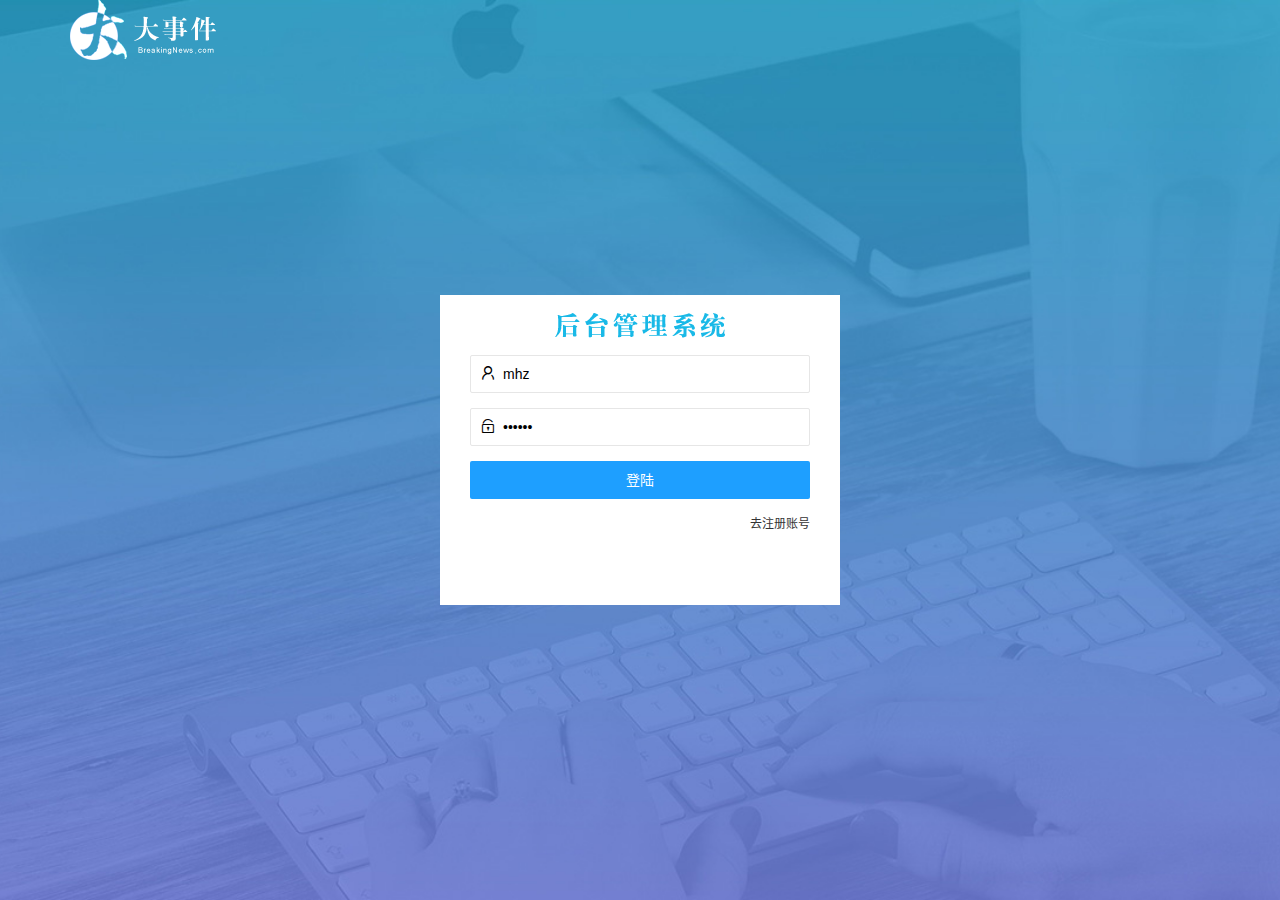
<file: login.html>
<!DOCTYPE html>
<html lang="zh-CN">
<head>
    <meta charset="UTF-8">
    <meta http-equiv="X-UA-Compatible" content="IE=edge">
    <meta name="viewport" content="width=device-width, initial-scale=1.0">
    <title>新年大事件1</title>
    <!-- 引入layui的样式 -->
    <link rel="stylesheet" href="/assets/lib/layui/css/layui.css">
    <!-- 引入自己的样式 -->
    <link rel="stylesheet" href="/assets/css/login.css">
</head>
<body>
    <!-- 头部的logo区域 -->
    <div class="layui-main">
        <img src="/assets/images/logo.png" alt="">
    </div>


    <!-- 登录注册区域 -->
    <div class="loginAndRegBox">
        <!-- 标题 -->
        <div class="title-box"></div>
        <!-- 登陆的div -->
        <div class="login-box">
            <!-- 登陆的表单 -->
            <form id="form_login" class="layui-form" action="">
                <!-- 用户名 -->
                <div class="layui-form-item">
                    <i class="layui-icon layui-icon-username"></i>
                    <input value='mhz' type="text" name="username" required  lay-verify="required" placeholder="请输入用户名" autocomplete="off" class="layui-input">
                </div>
                <!-- 密码 -->
                <div class="layui-form-item">
                    <i class="layui-icon layui-icon-password"></i>
                    <input value='123123'type="password" name="password" required  lay-verify="required|pwd" placeholder="请输入密码" autocomplete="off" class="layui-input">
                </div>
                <!-- 登录按钮 -->
                <div class="layui-form-item">
                    <button type="submit" class="layui-btn layui-btn-normal layui-btn-fluid" lay-submit>登陆</button>
                </div>
                <div class="layui-form-item links">
                    <a href="javascript:;" id="link_reg">去注册账号</a>
                </div>
            </form>
        </div>
        <!-- 注册的div -->
        <div class="reg-box">
            <!-- 注册的表单 -->
            <form id="form_reg" class="layui-form" action="">
                <!-- 用户名 -->
                <div class="layui-form-item">
                    <i class="layui-icon layui-icon-username"></i>
                    <input type="text" name="username" required  lay-verify="required" placeholder="请输入用户名" autocomplete="off" class="layui-input">
                </div>
                <!-- 密码 -->
                <div class="layui-form-item">
                    <i class="layui-icon layui-icon-password"></i>
                    <input type="password" name="password" required  lay-verify="required|pwd" placeholder="请输入密码" autocomplete="off" class="layui-input">
                </div>
                <!-- 再次确认密码 -->
                <div class="layui-form-item">
                    <i class="layui-icon layui-icon-password"></i>
                    <input type="password" name="repassword" required  lay-verify="required|pwd|repwd" placeholder="请再次确认密码" autocomplete="off" class="layui-input">
                </div>
                <!-- 注册按钮 -->
                <div class="layui-form-item">
                    <button type="submit" class="layui-btn layui-btn-normal layui-btn-fluid" lay-submit>注册</button>
                </div>
                <div class="layui-form-item links">
                    <a href="javascript:;" id="link_login">去登陆账号</a>
                </div>
            </form>
        </div>
    </div>

    <!-- 引入layui.all.js文件 -->
    <script src="/assets/lib/layui/layui.all.js"></script>
    <!-- 引入jQuery -->
    <script src="/assets/lib/jquery.js"></script>
    <!-- 引入baseapi -->
    <script src="/assets/js/baseAPI.js"></script>
    <!-- 引入当前的js文件 -->
    <script src="/assets/js/login.js"></script>
</body>
</html>
</file>
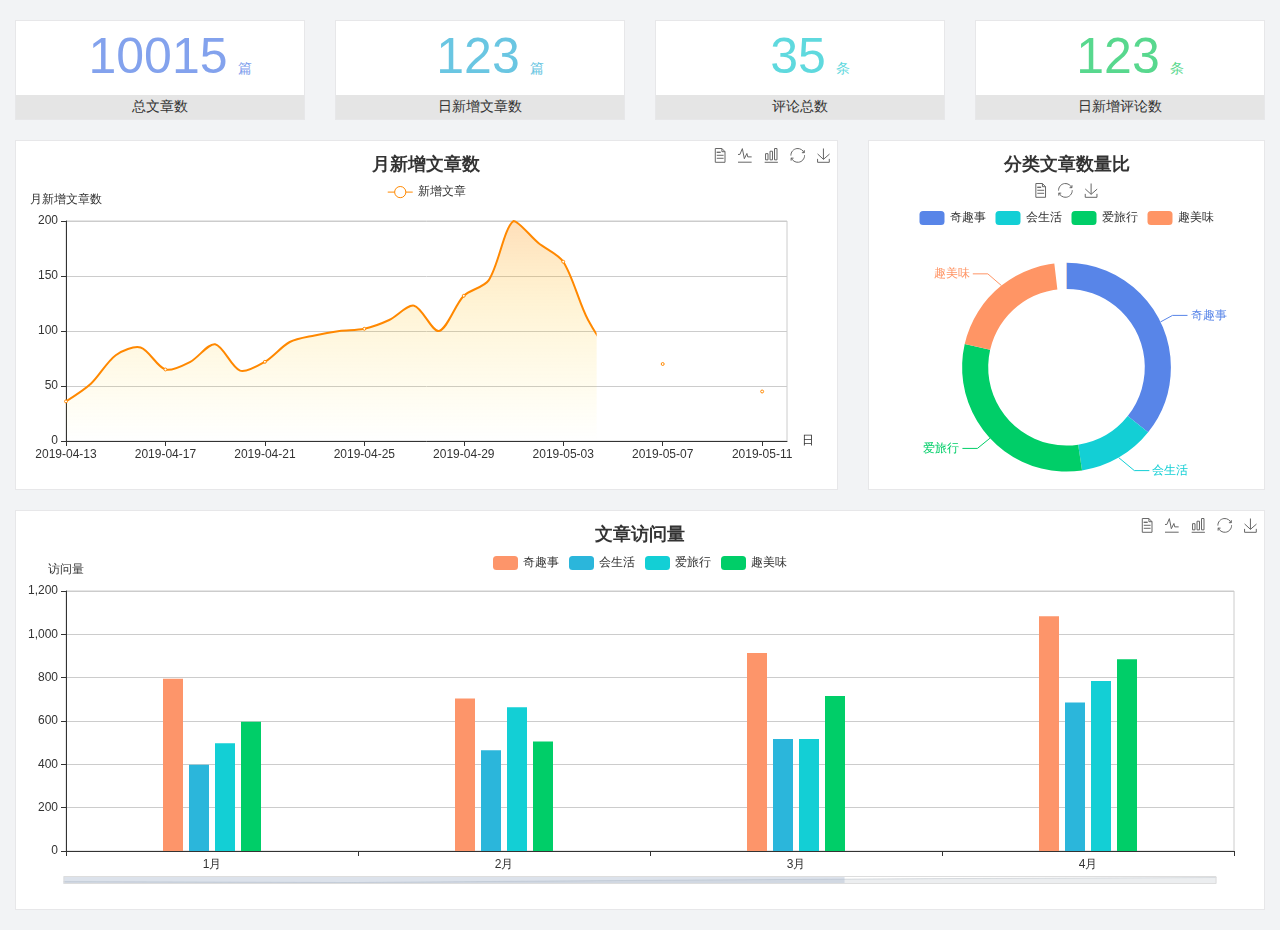
<file: home/dashboard.html>
<!DOCTYPE html>
<html lang="en">

<head>
  <meta charset="UTF-8">
  <meta name="viewport" content="width=device-width, initial-scale=1.0">
  <meta http-equiv="X-UA-Compatible" content="ie=edge">
  <title>图表统计</title>
  <link rel="stylesheet" href="../assets/lib/bootstrap.css" />
  <link rel="stylesheet" href="../assets/lib/main.css" />
  <script src="../assets/lib/jquery.js"></script>
  <script type="text/javascript" src="../assets/lib/echarts.min.js"></script>
</head>

<body>
  <div class="container-fluid">
    <div class="row spannel_list">
      <div class="col-sm-3 col-xs-6">
        <div class="spannel">
          <em>10015</em><span>篇</span>
          <b>总文章数</b>
        </div>
      </div>
      <div class="col-sm-3 col-xs-6">
        <div class="spannel scolor01">
          <em>123</em><span>篇</span>
          <b>日新增文章数</b>
        </div>
      </div>
      <div class="col-sm-3 col-xs-6">
        <div class="spannel scolor02">
          <em>35</em><span>条</span>
          <b>评论总数</b>
        </div>
      </div>
      <div class="col-sm-3 col-xs-6">
        <div class="spannel scolor03">
          <em>123</em><span>条</span>
          <b>日新增评论数</b>
        </div>
      </div>
    </div>
  </div>

  <div class="container-fluid">
    <div class="row curve-pie">
      <div class="col-lg-8 col-md-8">
        <div class="gragh_pannel" id="curve_show"></div>
      </div>
      <div class="col-lg-4 col-md-4">
        <div class="gragh_pannel" id="pie_show"></div>
      </div>
    </div>
  </div>

  <div class="container-fluid">
    <div class="column_pannel" id="column_show"></div>
  </div>

  <script>
    var oChart = echarts.init(document.getElementById('curve_show'));
    var aList_all = [
      { 'count': 36, 'date': '2019-04-13' },
      { 'count': 52, 'date': '2019-04-14' },
      { 'count': 78, 'date': '2019-04-15' },
      { 'count': 85, 'date': '2019-04-16' },
      { 'count': 65, 'date': '2019-04-17' },
      { 'count': 72, 'date': '2019-04-18' },
      { 'count': 88, 'date': '2019-04-19' },
      { 'count': 64, 'date': '2019-04-20' },
      { 'count': 72, 'date': '2019-04-21' },
      { 'count': 90, 'date': '2019-04-22' },
      { 'count': 96, 'date': '2019-04-23' },
      { 'count': 100, 'date': '2019-04-24' },
      { 'count': 102, 'date': '2019-04-25' },
      { 'count': 110, 'date': '2019-04-26' },
      { 'count': 123, 'date': '2019-04-27' },
      { 'count': 100, 'date': '2019-04-28' },
      { 'count': 132, 'date': '2019-04-29' },
      { 'count': 146, 'date': '2019-04-30' },
      { 'count': 200, 'date': '2019-05-01' },
      { 'count': 180, 'date': '2019-05-02' },
      { 'count': 163, 'date': '2019-05-03' },
      { 'count': 110, 'date': '2019-05-04' },
      { 'count': 80, 'date': '2019-05-05' },
      { 'count': 82, 'date': '2019-05-06' },
      { 'count': 70, 'date': '2019-05-07' },
      { 'count': 65, 'date': '2019-05-08' },
      { 'count': 54, 'date': '2019-05-09' },
      { 'count': 40, 'date': '2019-05-10' },
      { 'count': 45, 'date': '2019-05-11' },
      { 'count': 38, 'date': '2019-05-12' },
    ];

    let aCount = [];
    let aDate = [];

    for (var i = 0; i < aList_all.length; i++) {
      aCount.push(aList_all[i].count);
      aDate.push(aList_all[i].date);
    }

    var chartopt = {
      title: {
        text: '月新增文章数',
        left: 'center',
        top: '10'
      },
      tooltip: {
        trigger: 'axis'
      },
      legend: {
        data: ['新增文章'],
        top: '40'
      },
      toolbox: {
        show: true,
        feature: {
          mark: { show: true },
          dataView: { show: true, readOnly: false },
          magicType: { show: true, type: ['line', 'bar'] },
          restore: { show: true },
          saveAsImage: { show: true }
        }
      },
      calculable: true,
      xAxis: [
        {
          name: '日',
          type: 'category',
          boundaryGap: false,
          data: aDate
        }
      ],
      yAxis: [
        {
          name: '月新增文章数',
          type: 'value'
        }
      ],
      series: [
        {
          name: '新增文章',
          type: 'line',
          smooth: true,
          itemStyle: { normal: { areaStyle: { type: 'default' }, color: '#f80' }, lineStyle: { color: '#f80' } },
          data: aCount
        }],
      areaStyle: {
        normal: {
          color: new echarts.graphic.LinearGradient(0, 0, 0, 1, [{
            offset: 0,
            color: 'rgba(255,136,0,0.39)'
          }, {
            offset: .34,
            color: 'rgba(255,180,0,0.25)'
          }, {
            offset: 1,
            color: 'rgba(255,222,0,0.00)'
          }])

        }
      },
      grid: {
        show: true,
        x: 50,
        x2: 50,
        y: 80,
        height: 220
      }
    };

    oChart.setOption(chartopt);


    var oPie = echarts.init(document.getElementById('pie_show'));
    var oPieopt =
    {
      title: {
        top: 10,
        text: '分类文章数量比',
        x: 'center'
      },
      tooltip: {
        trigger: 'item',
        formatter: "{a} <br/>{b} : {c} ({d}%)"
      },
      color: ['#5885e8', '#13cfd5', '#00ce68', '#ff9565'],
      legend: {
        x: 'center',
        top: 65,
        data: ['奇趣事', '会生活', '爱旅行', '趣美味']
      },
      toolbox: {
        show: true,
        x: 'center',
        top: 35,
        feature: {
          mark: { show: true },
          dataView: { show: true, readOnly: false },
          magicType: {
            show: true,
            type: ['pie', 'funnel'],
            option: {
              funnel: {
                x: '25%',
                width: '50%',
                funnelAlign: 'left',
                max: 1548
              }
            }
          },
          restore: { show: true },
          saveAsImage: { show: true }
        }
      },
      calculable: true,
      series: [
        {
          name: '访问来源',
          type: 'pie',
          radius: ['45%', '60%'],
          center: ['50%', '65%'],
          data: [
            { value: 300, name: '奇趣事' },
            { value: 100, name: '会生活' },
            { value: 260, name: '爱旅行' },
            { value: 180, name: '趣美味' }
          ]
        }
      ]
    };
    oPie.setOption(oPieopt);



    var oColumn = this.echarts.init(document.getElementById('column_show'));
    var oColumnopt =
    {
      title: {
        text: '文章访问量',
        left: 'center',
        top: '10'
      },
      tooltip: {
        trigger: 'axis'
      },
      legend: {
        data: ['奇趣事', '会生活', '爱旅行', '趣美味'],
        top: '40'
      },
      toolbox: {
        show: true,
        feature: {
          mark: { show: true },
          dataView: { show: true, readOnly: false },
          magicType: { show: true, type: ['line', 'bar'] },
          restore: { show: true },
          saveAsImage: { show: true }
        }
      },
      calculable: true,
      xAxis: [
        {
          type: 'category',
          data: ['1月', '2月', '3月', '4月', '5月']
        }
      ],
      yAxis: [
        {
          name: '访问量',
          type: 'value'
        }
      ],
      series: [
        {
          name: '奇趣事',
          type: 'bar',
          barWidth: 20,
          itemStyle: {
            normal: { areaStyle: { type: 'default' }, color: '#fd956a' }
          },
          data: [800, 708, 920, 1090, 1200]
        },
        {
          name: '会生活',
          type: 'bar',
          barWidth: 20,
          itemStyle: {
            normal: { areaStyle: { type: 'default' }, color: '#2bb6db' }
          },
          data: [400, 468, 520, 690, 800]
        },
        {
          name: '爱旅行',
          type: 'bar',
          barWidth: 20,
          itemStyle: {
            normal: { areaStyle: { type: 'default' }, color: '#13cfd5' }
          },
          data: [500, 668, 520, 790, 900]
        },
        {
          name: '趣美味',
          type: 'bar',
          barWidth: 20,
          itemStyle: {
            normal: { areaStyle: { type: 'default' }, color: '#00ce68' }
          },
          data: [600, 508, 720, 890, 1000]
        }
      ],
      grid: {
        show: true,
        x: 50,
        x2: 30,
        y: 80,
        height: 260
      },
      dataZoom: [//给x轴设置滚动条
        {
          start: 0,//默认为0
          end: 100 - 1000 / 31,//默认为100
          type: 'slider',
          show: true,
          xAxisIndex: [0],
          handleSize: 0,//滑动条的 左右2个滑动条的大小
          height: 8,//组件高度
          left: 45, //左边的距离
          right: 50,//右边的距离
          bottom: 26,//右边的距离
          handleColor: '#ddd',//h滑动图标的颜色
          handleStyle: {
            borderColor: "#cacaca",
            borderWidth: "1",
            shadowBlur: 2,
            background: "#ddd",
            shadowColor: "#ddd",
          }
        }]
    };
    oColumn.setOption(oColumnopt);
  </script>
</body>

</html>
</file>
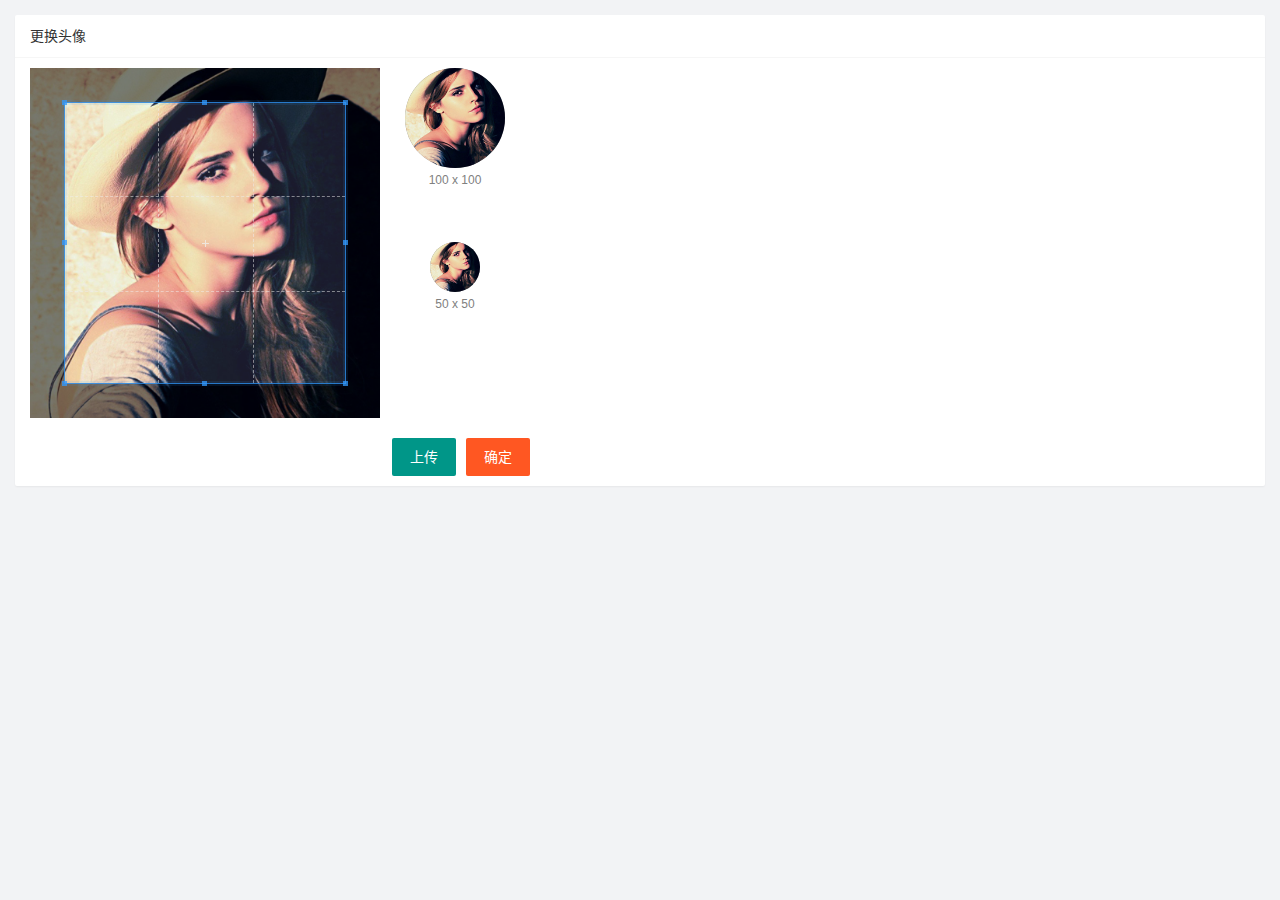
<file: user/user_avatar.html>
<!DOCTYPE html>
<html lang="zh-CN">
<head>
    <meta charset="UTF-8">
    <meta http-equiv="X-UA-Compatible" content="IE=edge">
    <meta name="viewport" content="width=device-width, initial-scale=1.0">
    <title>Document</title>
    <link rel="stylesheet" href="/assets/lib/layui/css/layui.css" />
    <link rel="stylesheet" href="/assets/css/user/user_avatar.css" />
    <link rel="stylesheet" href="/assets/lib/cropper/cropper.css">
</head>
<body>
    <div class="layui-card">
        <div class="layui-card-header">更换头像</div>
        <div class="layui-card-body">
          <!-- 第一行的图片裁剪和预览区域 -->
            <div class="row1">
                <!-- 图片裁剪区域 -->
                <div class="cropper-box">
                    <!-- 这个 img 标签很重要，将来会把它初始化为裁剪区域 -->
                    <img id="image" src="/assets/images/sample.jpg" />
                </div>
                <!-- 图片的预览区域 -->
                <div class="preview-box">
                    <div>
                        <!-- 宽高为 100px 的预览区域 -->
                        <div class="img-preview w100"></div>
                        <p class="size">100 x 100</p>
                    </div>
                    <div>
                        <!-- 宽高为 50px 的预览区域 -->
                        <div class="img-preview w50"></div>
                        <p class="size">50 x 50</p>
                    </div>
                </div>
            </div>
            <!-- 第二行的按钮区域 -->
            <div class="row2">
                <input hidden type="file" id="file" accept="image/png,image/jpeg">
                <button id="btnChooseImage" type="button" class="layui-btn">上传</button>
                <button id="btnUpload" type="submit" class="layui-btn layui-btn-danger" >确定</button>
            </div>
        </div>
      </div>

    <script src="/assets/lib/layui/layui.all.js"></script>
    <script src="/assets/lib/jquery.js"></script>
    <script src="/assets/lib/cropper/Cropper.js"></script>
    <script src="/assets/lib/cropper/jquery-cropper.js"></script>
    <script src="/assets/js/baseAPI.js"></script>
    <script src="/assets/js/user/user_avatar.js"></script>
</body>
</html>
</file>
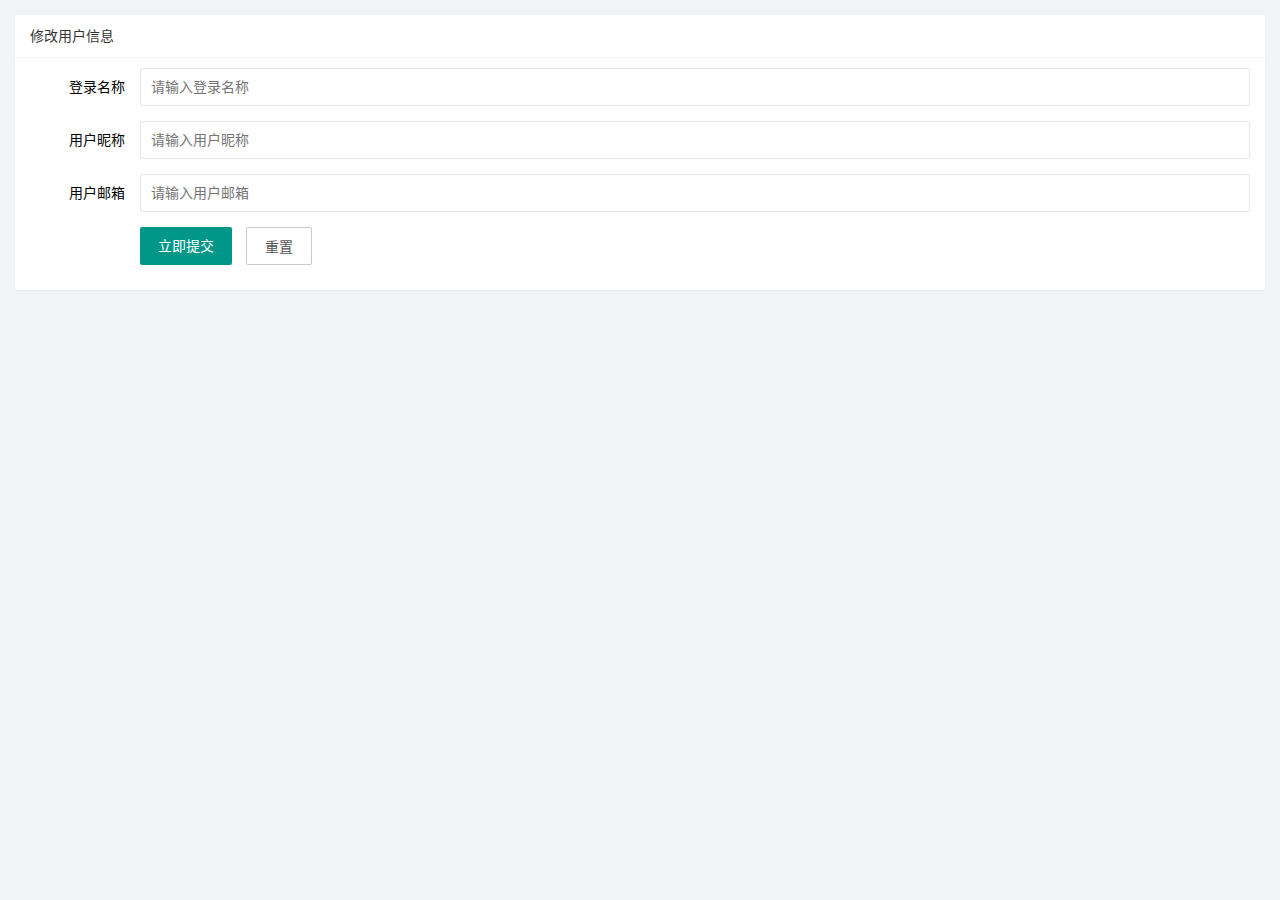
<file: user/user_info.html>
<!DOCTYPE html>
<html lang="zh-CN">
<head>
    <meta charset="UTF-8">
    <meta http-equiv="X-UA-Compatible" content="IE=edge">
    <meta name="viewport" content="width=device-width, initial-scale=1.0">
    <title>Document</title>
    <!-- 导入layui的样式 -->
    <link rel="stylesheet" href="/assets/lib/layui/css/layui.css">
    <link rel="stylesheet" href="/assets/css/user/user_info.css">
</head>
<body>
    <!-- 面板-卡片面板 -->
    <div class="layui-card">
        <div class="layui-card-header">修改用户信息</div>
        <div class="layui-card-body">
          <form class="layui-form" lay-filter="formUserInfo">
            <!-- 这是隐藏域 -->
            <input type="hidden" name="id" value="">
            <div class="layui-form-item">
              <label class="layui-form-label">登录名称</label>
              <div class="layui-input-block">
                <input type="text" name="username" required  lay-verify="required" placeholder="请输入登录名称" autocomplete="off" class="layui-input" readonly>
              </div>
            </div>
            <div class="layui-form-item">
              <label class="layui-form-label">用户昵称</label>
              <div class="layui-input-block">
                <input type="text" name="nickname" required  lay-verify="required|nickname" placeholder="请输入用户昵称" autocomplete="off" class="layui-input">
              </div>
            </div>
            <div class="layui-form-item">
              <label class="layui-form-label">用户邮箱</label>
              <div class="layui-input-block">
                <input type="text" name="email" required  lay-verify="required|email" placeholder="请输入用户邮箱" autocomplete="off" class="layui-input">
              </div>
            </div>
            <div class="layui-form-item">
              <div class="layui-input-block">
                <button class="layui-btn" lay-submit lay-filter="formDemo">立即提交</button>
                <button type="reset" class="layui-btn layui-btn-primary">重置</button>
              </div>
            </div>
          </form>
        </div>
      </div>

      <script src="/assets/lib/layui/layui.all.js"></script>
      <script src="/assets/lib/jquery.js"></script>
      <script src="/assets/js/baseAPI.js"></script>
      <script src="/assets/js/user/user_info.js"></script>
</body>
</html>
</file>
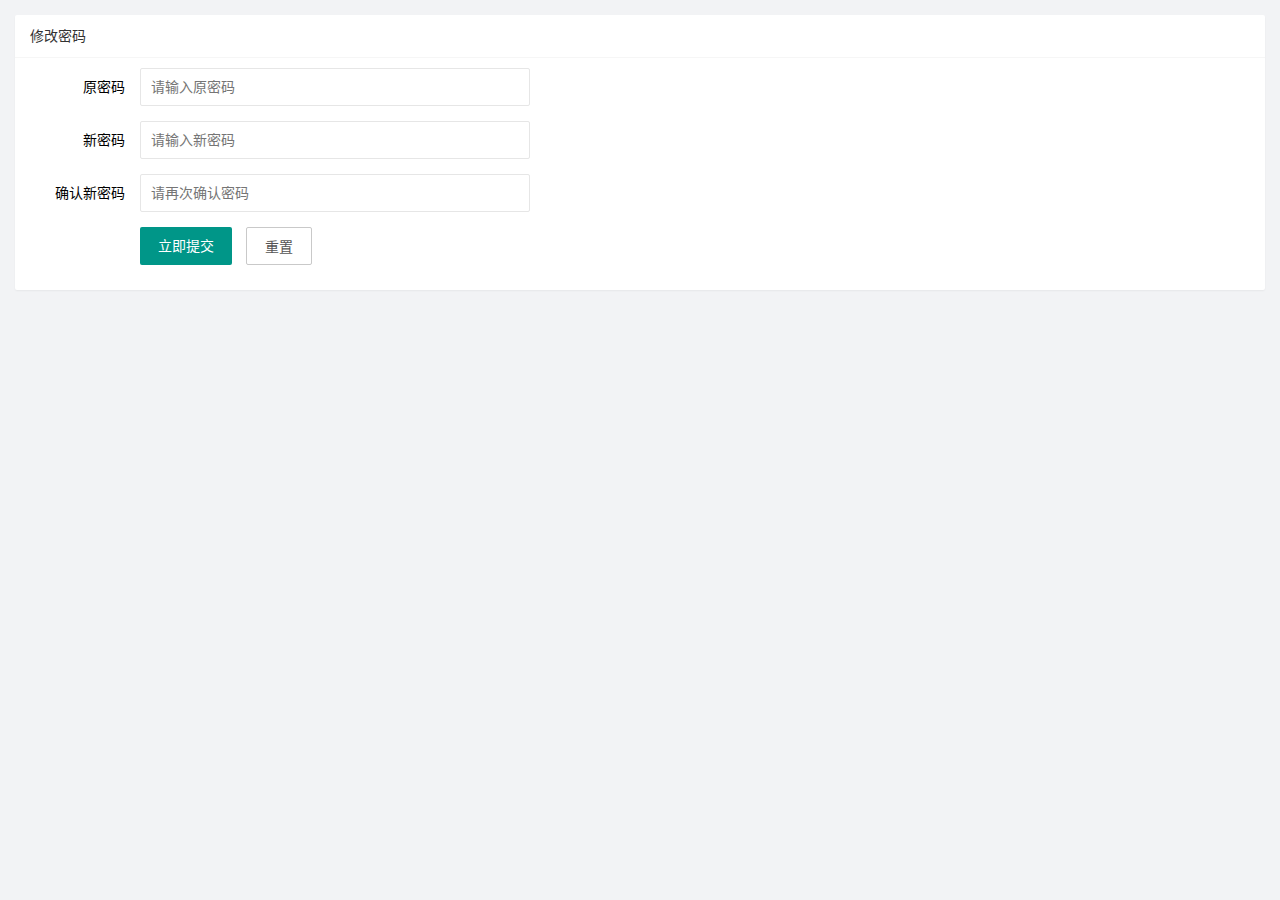
<file: user/user_pwd.html>
<!DOCTYPE html>
<html lang="zh-CN">
<head>
    <meta charset="UTF-8">
    <meta http-equiv="X-UA-Compatible" content="IE=edge">
    <meta name="viewport" content="width=device-width, initial-scale=1.0">
    <title>Document</title>
    <link rel="stylesheet" href="/assets/lib/layui/css/layui.css">
    <link rel="stylesheet" href="/assets/css/user/user_pwd.css">
</head>
<body>
    <div class="layui-card">
        <div class="layui-card-header">修改密码</div>
        <div class="layui-card-body">
            <form class="layui-form" action="">
                <div class="layui-form-item">
                  <label class="layui-form-label">原密码</label>
                  <div class="layui-input-block">
                    <input type="password" name="oldPwd" required  lay-verify="required|pwd" placeholder="请输入原密码" autocomplete="off" class="layui-input">
                  </div>
                </div>
                <div class="layui-form-item">
                    <label class="layui-form-label">新密码</label>
                    <div class="layui-input-block">
                      <input type="password" name="newPwd" required  lay-verify="required|pwd|samePwd" placeholder="请输入新密码" autocomplete="off" class="layui-input">
                    </div>
                  </div>
                  <div class="layui-form-item">
                    <label class="layui-form-label">确认新密码</label>
                    <div class="layui-input-block">
                      <input type="password" name="rePwd" required  lay-verify="required|pwd|rePwd" placeholder="请再次确认密码" autocomplete="off" class="layui-input">
                    </div>
                  </div>
                <div class="layui-form-item">
                    <div class="layui-input-block">
                      <button class="layui-btn" lay-submit lay-filter="formDemo">立即提交</button>
                      <button type="reset" class="layui-btn layui-btn-primary">重置</button>
                    </div>
                  </div>
            </form>
        </div>
      </div>

      <script src="/assets/lib/layui/layui.all.js"></script>
      <script src="/assets/lib/jquery.js"></script>
      <script src="/assets/js/baseAPI.js"></script>
      <script src="/assets/js/user/user_pwd.js"></script>
</body>
</html>
</file>
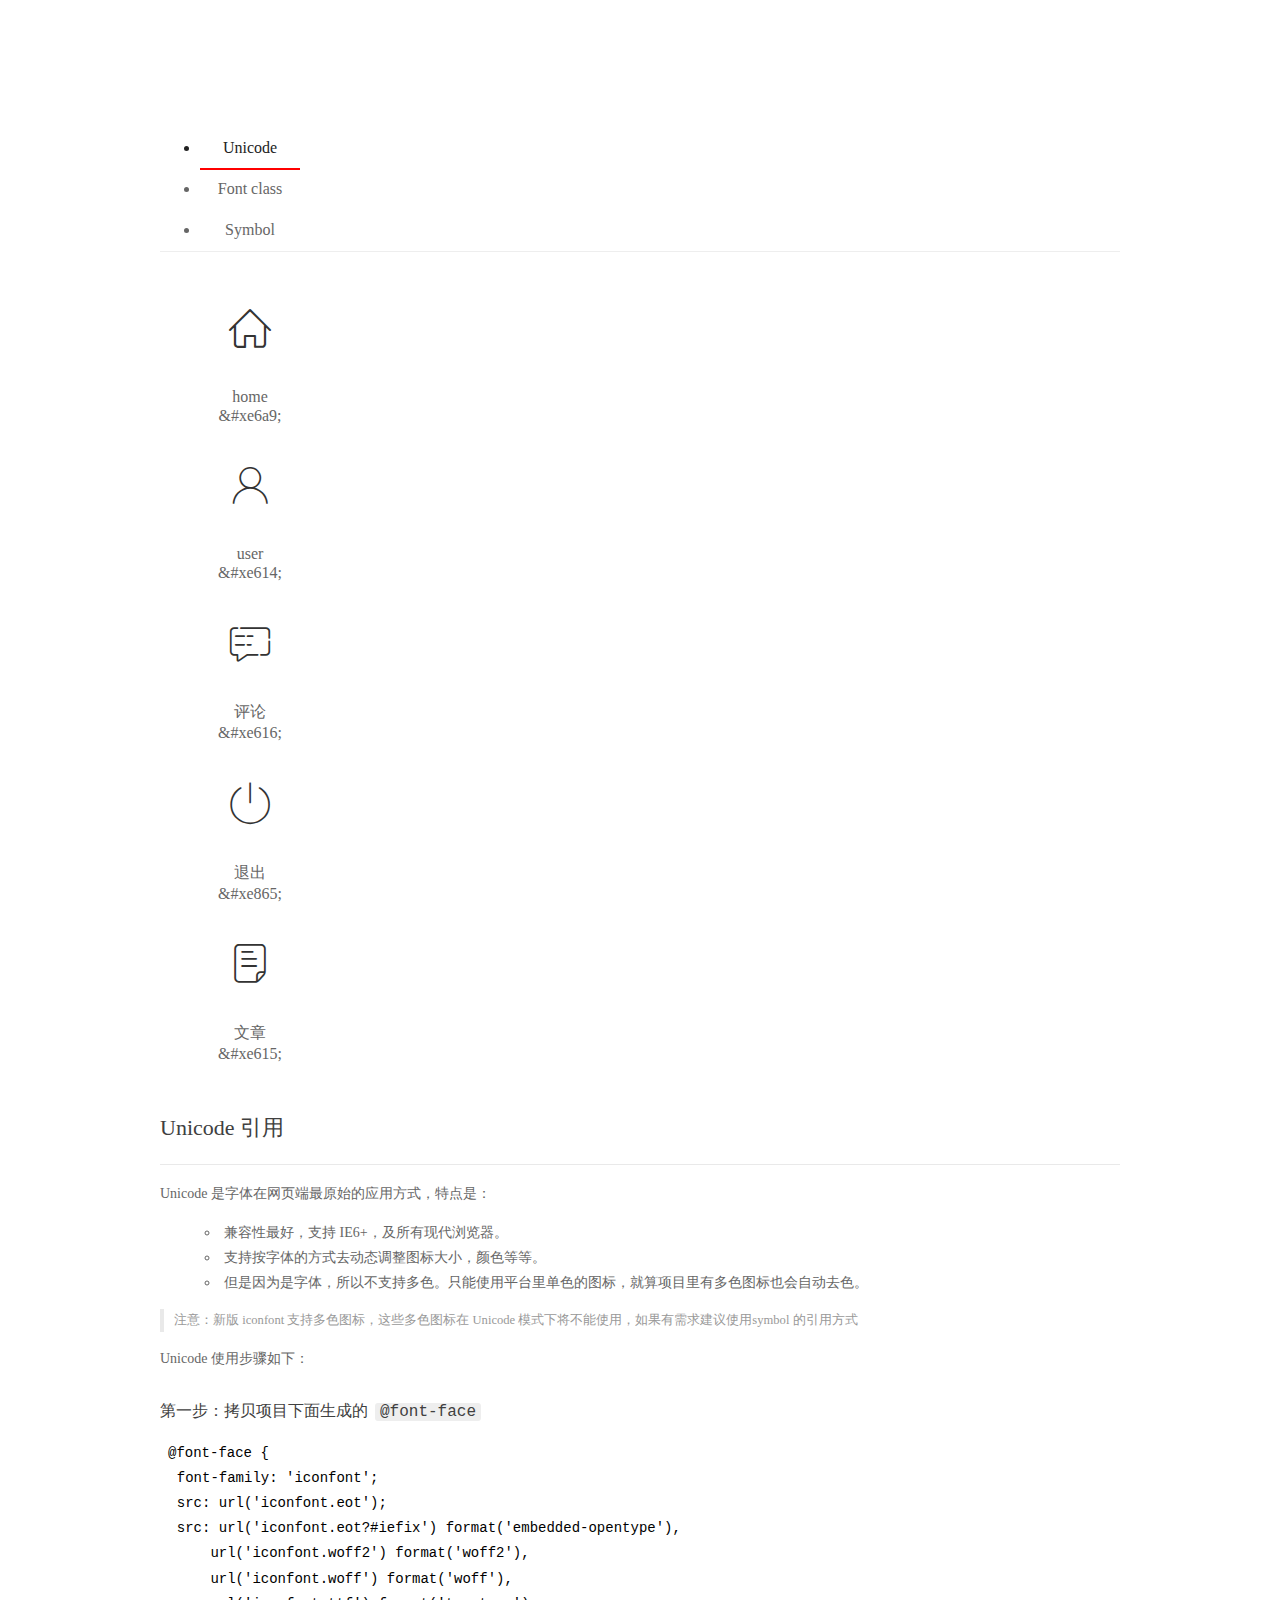
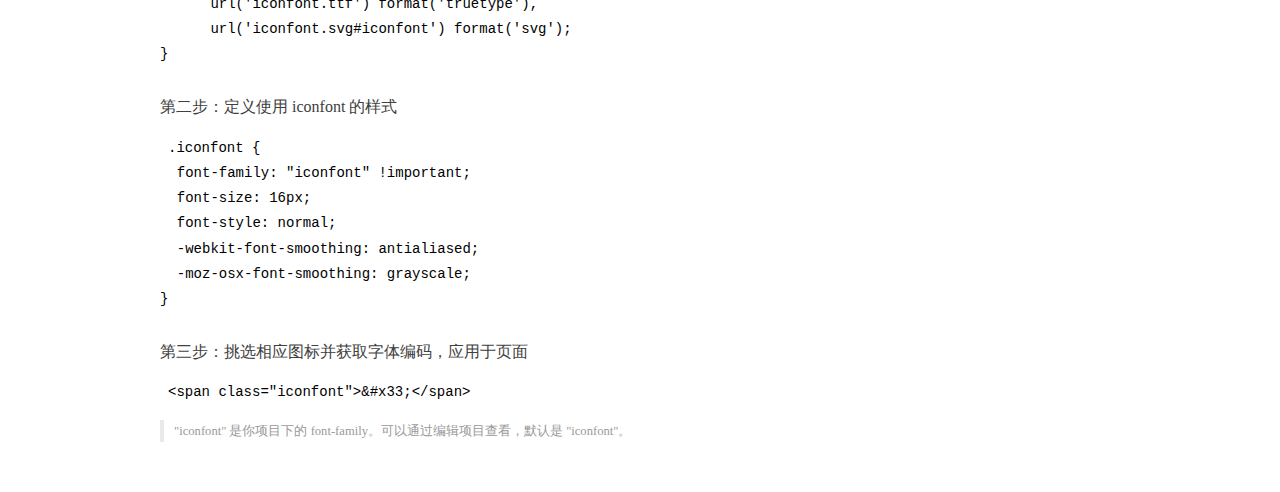
<file: assets/fonts/demo_index.html>
<!DOCTYPE html>
<html>
<head>
  <meta charset="utf-8"/>
  <title>IconFont Demo</title>
  <link rel="shortcut icon" href="https://gtms04.alicdn.com/tps/i4/TB1_oz6GVXXXXaFXpXXJDFnIXXX-64-64.ico" type="image/x-icon"/>
  <link rel="stylesheet" href="https://g.alicdn.com/thx/cube/1.3.2/cube.min.css">
  <link rel="stylesheet" href="demo.css">
  <link rel="stylesheet" href="iconfont.css">
  <script src="iconfont.js"></script>
  <!-- jQuery -->
  <script src="https://a1.alicdn.com/oss/uploads/2018/12/26/7bfddb60-08e8-11e9-9b04-53e73bb6408b.js"></script>
  <!-- 代码高亮 -->
  <script src="https://a1.alicdn.com/oss/uploads/2018/12/26/a3f714d0-08e6-11e9-8a15-ebf944d7534c.js"></script>
</head>
<body>
  <div class="main">
    <h1 class="logo"><a href="https://www.iconfont.cn/" title="iconfont 首页" target="_blank">&#xe86b;</a></h1>
    <div class="nav-tabs">
      <ul id="tabs" class="dib-box">
        <li class="dib active"><span>Unicode</span></li>
        <li class="dib"><span>Font class</span></li>
        <li class="dib"><span>Symbol</span></li>
      </ul>
      
    </div>
    <div class="tab-container">
      <div class="content unicode" style="display: block;">
          <ul class="icon_lists dib-box">
          
            <li class="dib">
              <span class="icon iconfont">&#xe6a9;</span>
                <div class="name">home</div>
                <div class="code-name">&amp;#xe6a9;</div>
              </li>
          
            <li class="dib">
              <span class="icon iconfont">&#xe614;</span>
                <div class="name">user</div>
                <div class="code-name">&amp;#xe614;</div>
              </li>
          
            <li class="dib">
              <span class="icon iconfont">&#xe616;</span>
                <div class="name">评论</div>
                <div class="code-name">&amp;#xe616;</div>
              </li>
          
            <li class="dib">
              <span class="icon iconfont">&#xe865;</span>
                <div class="name">退出</div>
                <div class="code-name">&amp;#xe865;</div>
              </li>
          
            <li class="dib">
              <span class="icon iconfont">&#xe615;</span>
                <div class="name">文章</div>
                <div class="code-name">&amp;#xe615;</div>
              </li>
          
          </ul>
          <div class="article markdown">
          <h2 id="unicode-">Unicode 引用</h2>
          <hr>

          <p>Unicode 是字体在网页端最原始的应用方式，特点是：</p>
          <ul>
            <li>兼容性最好，支持 IE6+，及所有现代浏览器。</li>
            <li>支持按字体的方式去动态调整图标大小，颜色等等。</li>
            <li>但是因为是字体，所以不支持多色。只能使用平台里单色的图标，就算项目里有多色图标也会自动去色。</li>
          </ul>
          <blockquote>
            <p>注意：新版 iconfont 支持多色图标，这些多色图标在 Unicode 模式下将不能使用，如果有需求建议使用symbol 的引用方式</p>
          </blockquote>
          <p>Unicode 使用步骤如下：</p>
          <h3 id="-font-face">第一步：拷贝项目下面生成的 <code>@font-face</code></h3>
<pre><code class="language-css"
>@font-face {
  font-family: 'iconfont';
  src: url('iconfont.eot');
  src: url('iconfont.eot?#iefix') format('embedded-opentype'),
      url('iconfont.woff2') format('woff2'),
      url('iconfont.woff') format('woff'),
      url('iconfont.ttf') format('truetype'),
      url('iconfont.svg#iconfont') format('svg');
}
</code></pre>
          <h3 id="-iconfont-">第二步：定义使用 iconfont 的样式</h3>
<pre><code class="language-css"
>.iconfont {
  font-family: "iconfont" !important;
  font-size: 16px;
  font-style: normal;
  -webkit-font-smoothing: antialiased;
  -moz-osx-font-smoothing: grayscale;
}
</code></pre>
          <h3 id="-">第三步：挑选相应图标并获取字体编码，应用于页面</h3>
<pre>
<code class="language-html"
>&lt;span class="iconfont"&gt;&amp;#x33;&lt;/span&gt;
</code></pre>
          <blockquote>
            <p>"iconfont" 是你项目下的 font-family。可以通过编辑项目查看，默认是 "iconfont"。</p>
          </blockquote>
          </div>
      </div>
      <div class="content font-class">
        <ul class="icon_lists dib-box">
          
          <li class="dib">
            <span class="icon iconfont icon-home"></span>
            <div class="name">
              home
            </div>
            <div class="code-name">.icon-home
            </div>
          </li>
          
          <li class="dib">
            <span class="icon iconfont icon-user"></span>
            <div class="name">
              user
            </div>
            <div class="code-name">.icon-user
            </div>
          </li>
          
          <li class="dib">
            <span class="icon iconfont icon-pinglun"></span>
            <div class="name">
              评论
            </div>
            <div class="code-name">.icon-pinglun
            </div>
          </li>
          
          <li class="dib">
            <span class="icon iconfont icon-tuichu"></span>
            <div class="name">
              退出
            </div>
            <div class="code-name">.icon-tuichu
            </div>
          </li>
          
          <li class="dib">
            <span class="icon iconfont icon-16"></span>
            <div class="name">
              文章
            </div>
            <div class="code-name">.icon-16
            </div>
          </li>
          
        </ul>
        <div class="article markdown">
        <h2 id="font-class-">font-class 引用</h2>
        <hr>

        <p>font-class 是 Unicode 使用方式的一种变种，主要是解决 Unicode 书写不直观，语意不明确的问题。</p>
        <p>与 Unicode 使用方式相比，具有如下特点：</p>
        <ul>
          <li>兼容性良好，支持 IE8+，及所有现代浏览器。</li>
          <li>相比于 Unicode 语意明确，书写更直观。可以很容易分辨这个 icon 是什么。</li>
          <li>因为使用 class 来定义图标，所以当要替换图标时，只需要修改 class 里面的 Unicode 引用。</li>
          <li>不过因为本质上还是使用的字体，所以多色图标还是不支持的。</li>
        </ul>
        <p>使用步骤如下：</p>
        <h3 id="-fontclass-">第一步：引入项目下面生成的 fontclass 代码：</h3>
<pre><code class="language-html">&lt;link rel="stylesheet" href="./iconfont.css"&gt;
</code></pre>
        <h3 id="-">第二步：挑选相应图标并获取类名，应用于页面：</h3>
<pre><code class="language-html">&lt;span class="iconfont icon-xxx"&gt;&lt;/span&gt;
</code></pre>
        <blockquote>
          <p>"
            iconfont" 是你项目下的 font-family。可以通过编辑项目查看，默认是 "iconfont"。</p>
        </blockquote>
      </div>
      </div>
      <div class="content symbol">
          <ul class="icon_lists dib-box">
          
            <li class="dib">
                <svg class="icon svg-icon" aria-hidden="true">
                  <use xlink:href="#icon-home"></use>
                </svg>
                <div class="name">home</div>
                <div class="code-name">#icon-home</div>
            </li>
          
            <li class="dib">
                <svg class="icon svg-icon" aria-hidden="true">
                  <use xlink:href="#icon-user"></use>
                </svg>
                <div class="name">user</div>
                <div class="code-name">#icon-user</div>
            </li>
          
            <li class="dib">
                <svg class="icon svg-icon" aria-hidden="true">
                  <use xlink:href="#icon-pinglun"></use>
                </svg>
                <div class="name">评论</div>
                <div class="code-name">#icon-pinglun</div>
            </li>
          
            <li class="dib">
                <svg class="icon svg-icon" aria-hidden="true">
                  <use xlink:href="#icon-tuichu"></use>
                </svg>
                <div class="name">退出</div>
                <div class="code-name">#icon-tuichu</div>
            </li>
          
            <li class="dib">
                <svg class="icon svg-icon" aria-hidden="true">
                  <use xlink:href="#icon-16"></use>
                </svg>
                <div class="name">文章</div>
                <div class="code-name">#icon-16</div>
            </li>
          
          </ul>
          <div class="article markdown">
          <h2 id="symbol-">Symbol 引用</h2>
          <hr>

          <p>这是一种全新的使用方式，应该说这才是未来的主流，也是平台目前推荐的用法。相关介绍可以参考这篇<a href="">文章</a>
            这种用法其实是做了一个 SVG 的集合，与另外两种相比具有如下特点：</p>
          <ul>
            <li>支持多色图标了，不再受单色限制。</li>
            <li>通过一些技巧，支持像字体那样，通过 <code>font-size</code>, <code>color</code> 来调整样式。</li>
            <li>兼容性较差，支持 IE9+，及现代浏览器。</li>
            <li>浏览器渲染 SVG 的性能一般，还不如 png。</li>
          </ul>
          <p>使用步骤如下：</p>
          <h3 id="-symbol-">第一步：引入项目下面生成的 symbol 代码：</h3>
<pre><code class="language-html">&lt;script src="./iconfont.js"&gt;&lt;/script&gt;
</code></pre>
          <h3 id="-css-">第二步：加入通用 CSS 代码（引入一次就行）：</h3>
<pre><code class="language-html">&lt;style&gt;
.icon {
  width: 1em;
  height: 1em;
  vertical-align: -0.15em;
  fill: currentColor;
  overflow: hidden;
}
&lt;/style&gt;
</code></pre>
          <h3 id="-">第三步：挑选相应图标并获取类名，应用于页面：</h3>
<pre><code class="language-html">&lt;svg class="icon" aria-hidden="true"&gt;
  &lt;use xlink:href="#icon-xxx"&gt;&lt;/use&gt;
&lt;/svg&gt;
</code></pre>
          </div>
      </div>

    </div>
  </div>
  <script>
  $(document).ready(function () {
      $('.tab-container .content:first').show()

      $('#tabs li').click(function (e) {
        var tabContent = $('.tab-container .content')
        var index = $(this).index()

        if ($(this).hasClass('active')) {
          return
        } else {
          $('#tabs li').removeClass('active')
          $(this).addClass('active')

          tabContent.hide().eq(index).fadeIn()
        }
      })
    })
  </script>
</body>
</html>
</file>
<file: assets/lib/layui/css/layui.css>
/** layui-v2.5.5 MIT License By https://www.layui.com */
 .layui-inline,img{display:inline-block;vertical-align:middle}h1,h2,h3,h4,h5,h6{font-weight:400}.layui-edge,.layui-header,.layui-inline,.layui-main{position:relative}.layui-body,.layui-edge,.layui-elip{overflow:hidden}.layui-btn,.layui-edge,.layui-inline,img{vertical-align:middle}.layui-btn,.layui-disabled,.layui-icon,.layui-unselect{-moz-user-select:none;-webkit-user-select:none;-ms-user-select:none}.layui-elip,.layui-form-checkbox span,.layui-form-pane .layui-form-label{text-overflow:ellipsis;white-space:nowrap}.layui-breadcrumb,.layui-tree-btnGroup{visibility:hidden}blockquote,body,button,dd,div,dl,dt,form,h1,h2,h3,h4,h5,h6,input,li,ol,p,pre,td,textarea,th,ul{margin:0;padding:0;-webkit-tap-highlight-color:rgba(0,0,0,0)}a:active,a:hover{outline:0}img{border:none}li{list-style:none}table{border-collapse:collapse;border-spacing:0}h4,h5,h6{font-size:100%}button,input,optgroup,option,select,textarea{font-family:inherit;font-size:inherit;font-style:inherit;font-weight:inherit;outline:0}pre{white-space:pre-wrap;white-space:-moz-pre-wrap;white-space:-pre-wrap;white-space:-o-pre-wrap;word-wrap:break-word}body{line-height:24px;font:14px Helvetica Neue,Helvetica,PingFang SC,Tahoma,Arial,sans-serif}hr{height:1px;margin:10px 0;border:0;clear:both}a{color:#333;text-decoration:none}a:hover{color:#777}a cite{font-style:normal;*cursor:pointer}.layui-border-box,.layui-border-box *{box-sizing:border-box}.layui-box,.layui-box *{box-sizing:content-box}.layui-clear{clear:both;*zoom:1}.layui-clear:after{content:'\20';clear:both;*zoom:1;display:block;height:0}.layui-inline{*display:inline;*zoom:1}.layui-edge{display:inline-block;width:0;height:0;border-width:6px;border-style:dashed;border-color:transparent}.layui-edge-top{top:-4px;border-bottom-color:#999;border-bottom-style:solid}.layui-edge-right{border-left-color:#999;border-left-style:solid}.layui-edge-bottom{top:2px;border-top-color:#999;border-top-style:solid}.layui-edge-left{border-right-color:#999;border-right-style:solid}.layui-disabled,.layui-disabled:hover{color:#d2d2d2!important;cursor:not-allowed!important}.layui-circle{border-radius:100%}.layui-show{display:block!important}.layui-hide{display:none!important}@font-face{font-family:layui-icon;src:url(../font/iconfont.eot?v=250);src:url(../font/iconfont.eot?v=250#iefix) format('embedded-opentype'),url(../font/iconfont.woff2?v=250) format('woff2'),url(../font/iconfont.woff?v=250) format('woff'),url(../font/iconfont.ttf?v=250) format('truetype'),url(../font/iconfont.svg?v=250#layui-icon) format('svg')}.layui-icon{font-family:layui-icon!important;font-size:16px;font-style:normal;-webkit-font-smoothing:antialiased;-moz-osx-font-smoothing:grayscale}.layui-icon-reply-fill:before{content:"\e611"}.layui-icon-set-fill:before{content:"\e614"}.layui-icon-menu-fill:before{content:"\e60f"}.layui-icon-search:before{content:"\e615"}.layui-icon-share:before{content:"\e641"}.layui-icon-set-sm:before{content:"\e620"}.layui-icon-engine:before{content:"\e628"}.layui-icon-close:before{content:"\1006"}.layui-icon-close-fill:before{content:"\1007"}.layui-icon-chart-screen:before{content:"\e629"}.layui-icon-star:before{content:"\e600"}.layui-icon-circle-dot:before{content:"\e617"}.layui-icon-chat:before{content:"\e606"}.layui-icon-release:before{content:"\e609"}.layui-icon-list:before{content:"\e60a"}.layui-icon-chart:before{content:"\e62c"}.layui-icon-ok-circle:before{content:"\1005"}.layui-icon-layim-theme:before{content:"\e61b"}.layui-icon-table:before{content:"\e62d"}.layui-icon-right:before{content:"\e602"}.layui-icon-left:before{content:"\e603"}.layui-icon-cart-simple:before{content:"\e698"}.layui-icon-face-cry:before{content:"\e69c"}.layui-icon-face-smile:before{content:"\e6af"}.layui-icon-survey:before{content:"\e6b2"}.layui-icon-tree:before{content:"\e62e"}.layui-icon-upload-circle:before{content:"\e62f"}.layui-icon-add-circle:before{content:"\e61f"}.layui-icon-download-circle:before{content:"\e601"}.layui-icon-templeate-1:before{content:"\e630"}.layui-icon-util:before{content:"\e631"}.layui-icon-face-surprised:before{content:"\e664"}.layui-icon-edit:before{content:"\e642"}.layui-icon-speaker:before{content:"\e645"}.layui-icon-down:before{content:"\e61a"}.layui-icon-file:before{content:"\e621"}.layui-icon-layouts:before{content:"\e632"}.layui-icon-rate-half:before{content:"\e6c9"}.layui-icon-add-circle-fine:before{content:"\e608"}.layui-icon-prev-circle:before{content:"\e633"}.layui-icon-read:before{content:"\e705"}.layui-icon-404:before{content:"\e61c"}.layui-icon-carousel:before{content:"\e634"}.layui-icon-help:before{content:"\e607"}.layui-icon-code-circle:before{content:"\e635"}.layui-icon-water:before{content:"\e636"}.layui-icon-username:before{content:"\e66f"}.layui-icon-find-fill:before{content:"\e670"}.layui-icon-about:before{content:"\e60b"}.layui-icon-location:before{content:"\e715"}.layui-icon-up:before{content:"\e619"}.layui-icon-pause:before{content:"\e651"}.layui-icon-date:before{content:"\e637"}.layui-icon-layim-uploadfile:before{content:"\e61d"}.layui-icon-delete:before{content:"\e640"}.layui-icon-play:before{content:"\e652"}.layui-icon-top:before{content:"\e604"}.layui-icon-friends:before{content:"\e612"}.layui-icon-refresh-3:before{content:"\e9aa"}.layui-icon-ok:before{content:"\e605"}.layui-icon-layer:before{content:"\e638"}.layui-icon-face-smile-fine:before{content:"\e60c"}.layui-icon-dollar:before{content:"\e659"}.layui-icon-group:before{content:"\e613"}.layui-icon-layim-download:before{content:"\e61e"}.layui-icon-picture-fine:before{content:"\e60d"}.layui-icon-link:before{content:"\e64c"}.layui-icon-diamond:before{content:"\e735"}.layui-icon-log:before{content:"\e60e"}.layui-icon-rate-solid:before{content:"\e67a"}.layui-icon-fonts-del:before{content:"\e64f"}.layui-icon-unlink:before{content:"\e64d"}.layui-icon-fonts-clear:before{content:"\e639"}.layui-icon-triangle-r:before{content:"\e623"}.layui-icon-circle:before{content:"\e63f"}.layui-icon-radio:before{content:"\e643"}.layui-icon-align-center:before{content:"\e647"}.layui-icon-align-right:before{content:"\e648"}.layui-icon-align-left:before{content:"\e649"}.layui-icon-loading-1:before{content:"\e63e"}.layui-icon-return:before{content:"\e65c"}.layui-icon-fonts-strong:before{content:"\e62b"}.layui-icon-upload:before{content:"\e67c"}.layui-icon-dialogue:before{content:"\e63a"}.layui-icon-video:before{content:"\e6ed"}.layui-icon-headset:before{content:"\e6fc"}.layui-icon-cellphone-fine:before{content:"\e63b"}.layui-icon-add-1:before{content:"\e654"}.layui-icon-face-smile-b:before{content:"\e650"}.layui-icon-fonts-html:before{content:"\e64b"}.layui-icon-form:before{content:"\e63c"}.layui-icon-cart:before{content:"\e657"}.layui-icon-camera-fill:before{content:"\e65d"}.layui-icon-tabs:before{content:"\e62a"}.layui-icon-fonts-code:before{content:"\e64e"}.layui-icon-fire:before{content:"\e756"}.layui-icon-set:before{content:"\e716"}.layui-icon-fonts-u:before{content:"\e646"}.layui-icon-triangle-d:before{content:"\e625"}.layui-icon-tips:before{content:"\e702"}.layui-icon-picture:before{content:"\e64a"}.layui-icon-more-vertical:before{content:"\e671"}.layui-icon-flag:before{content:"\e66c"}.layui-icon-loading:before{content:"\e63d"}.layui-icon-fonts-i:before{content:"\e644"}.layui-icon-refresh-1:before{content:"\e666"}.layui-icon-rmb:before{content:"\e65e"}.layui-icon-home:before{content:"\e68e"}.layui-icon-user:before{content:"\e770"}.layui-icon-notice:before{content:"\e667"}.layui-icon-login-weibo:before{content:"\e675"}.layui-icon-voice:before{content:"\e688"}.layui-icon-upload-drag:before{content:"\e681"}.layui-icon-login-qq:before{content:"\e676"}.layui-icon-snowflake:before{content:"\e6b1"}.layui-icon-file-b:before{content:"\e655"}.layui-icon-template:before{content:"\e663"}.layui-icon-auz:before{content:"\e672"}.layui-icon-console:before{content:"\e665"}.layui-icon-app:before{content:"\e653"}.layui-icon-prev:before{content:"\e65a"}.layui-icon-website:before{content:"\e7ae"}.layui-icon-next:before{content:"\e65b"}.layui-icon-component:before{content:"\e857"}.layui-icon-more:before{content:"\e65f"}.layui-icon-login-wechat:before{content:"\e677"}.layui-icon-shrink-right:before{content:"\e668"}.layui-icon-spread-left:before{content:"\e66b"}.layui-icon-camera:before{content:"\e660"}.layui-icon-note:before{content:"\e66e"}.layui-icon-refresh:before{content:"\e669"}.layui-icon-female:before{content:"\e661"}.layui-icon-male:before{content:"\e662"}.layui-icon-password:before{content:"\e673"}.layui-icon-senior:before{content:"\e674"}.layui-icon-theme:before{content:"\e66a"}.layui-icon-tread:before{content:"\e6c5"}.layui-icon-praise:before{content:"\e6c6"}.layui-icon-star-fill:before{content:"\e658"}.layui-icon-rate:before{content:"\e67b"}.layui-icon-template-1:before{content:"\e656"}.layui-icon-vercode:before{content:"\e679"}.layui-icon-cellphone:before{content:"\e678"}.layui-icon-screen-full:before{content:"\e622"}.layui-icon-screen-restore:before{content:"\e758"}.layui-icon-cols:before{content:"\e610"}.layui-icon-export:before{content:"\e67d"}.layui-icon-print:before{content:"\e66d"}.layui-icon-slider:before{content:"\e714"}.layui-icon-addition:before{content:"\e624"}.layui-icon-subtraction:before{content:"\e67e"}.layui-icon-service:before{content:"\e626"}.layui-icon-transfer:before{content:"\e691"}.layui-main{width:1140px;margin:0 auto}.layui-header{z-index:1000;height:60px}.layui-header a:hover{transition:all .5s;-webkit-transition:all .5s}.layui-side{position:fixed;left:0;top:0;bottom:0;z-index:999;width:200px;overflow-x:hidden}.layui-side-scroll{position:relative;width:220px;height:100%;overflow-x:hidden}.layui-body{position:absolute;left:200px;right:0;top:0;bottom:0;z-index:998;width:auto;overflow-y:auto;box-sizing:border-box}.layui-layout-body{overflow:hidden}.layui-layout-admin .layui-header{background-color:#23262E}.layui-layout-admin .layui-side{top:60px;width:200px;overflow-x:hidden}.layui-layout-admin .layui-body{position:fixed;top:60px;bottom:44px}.layui-layout-admin .layui-main{width:auto;margin:0 15px}.layui-layout-admin .layui-footer{position:fixed;left:200px;right:0;bottom:0;height:44px;line-height:44px;padding:0 15px;background-color:#eee}.layui-layout-admin .layui-logo{position:absolute;left:0;top:0;width:200px;height:100%;line-height:60px;text-align:center;color:#009688;font-size:16px}.layui-layout-admin .layui-header .layui-nav{background:0 0}.layui-layout-left{position:absolute!important;left:200px;top:0}.layui-layout-right{position:absolute!important;right:0;top:0}.layui-container{position:relative;margin:0 auto;padding:0 15px;box-sizing:border-box}.layui-fluid{position:relative;margin:0 auto;padding:0 15px}.layui-row:after,.layui-row:before{content:'';display:block;clear:both}.layui-col-lg1,.layui-col-lg10,.layui-col-lg11,.layui-col-lg12,.layui-col-lg2,.layui-col-lg3,.layui-col-lg4,.layui-col-lg5,.layui-col-lg6,.layui-col-lg7,.layui-col-lg8,.layui-col-lg9,.layui-col-md1,.layui-col-md10,.layui-col-md11,.layui-col-md12,.layui-col-md2,.layui-col-md3,.layui-col-md4,.layui-col-md5,.layui-col-md6,.layui-col-md7,.layui-col-md8,.layui-col-md9,.layui-col-sm1,.layui-col-sm10,.layui-col-sm11,.layui-col-sm12,.layui-col-sm2,.layui-col-sm3,.layui-col-sm4,.layui-col-sm5,.layui-col-sm6,.layui-col-sm7,.layui-col-sm8,.layui-col-sm9,.layui-col-xs1,.layui-col-xs10,.layui-col-xs11,.layui-col-xs12,.layui-col-xs2,.layui-col-xs3,.layui-col-xs4,.layui-col-xs5,.layui-col-xs6,.layui-col-xs7,.layui-col-xs8,.layui-col-xs9{position:relative;display:block;box-sizing:border-box}.layui-col-xs1,.layui-col-xs10,.layui-col-xs11,.layui-col-xs12,.layui-col-xs2,.layui-col-xs3,.layui-col-xs4,.layui-col-xs5,.layui-col-xs6,.layui-col-xs7,.layui-col-xs8,.layui-col-xs9{float:left}.layui-col-xs1{width:8.33333333%}.layui-col-xs2{width:16.66666667%}.layui-col-xs3{width:25%}.layui-col-xs4{width:33.33333333%}.layui-col-xs5{width:41.66666667%}.layui-col-xs6{width:50%}.layui-col-xs7{width:58.33333333%}.layui-col-xs8{width:66.66666667%}.layui-col-xs9{width:75%}.layui-col-xs10{width:83.33333333%}.layui-col-xs11{width:91.66666667%}.layui-col-xs12{width:100%}.layui-col-xs-offset1{margin-left:8.33333333%}.layui-col-xs-offset2{margin-left:16.66666667%}.layui-col-xs-offset3{margin-left:25%}.layui-col-xs-offset4{margin-left:33.33333333%}.layui-col-xs-offset5{margin-left:41.66666667%}.layui-col-xs-offset6{margin-left:50%}.layui-col-xs-offset7{margin-left:58.33333333%}.layui-col-xs-offset8{margin-left:66.66666667%}.layui-col-xs-offset9{margin-left:75%}.layui-col-xs-offset10{margin-left:83.33333333%}.layui-col-xs-offset11{margin-left:91.66666667%}.layui-col-xs-offset12{margin-left:100%}@media screen and (max-width:768px){.layui-hide-xs{display:none!important}.layui-show-xs-block{display:block!important}.layui-show-xs-inline{display:inline!important}.layui-show-xs-inline-block{display:inline-block!important}}@media screen and (min-width:768px){.layui-container{width:750px}.layui-hide-sm{display:none!important}.layui-show-sm-block{display:block!important}.layui-show-sm-inline{display:inline!important}.layui-show-sm-inline-block{display:inline-block!important}.layui-col-sm1,.layui-col-sm10,.layui-col-sm11,.layui-col-sm12,.layui-col-sm2,.layui-col-sm3,.layui-col-sm4,.layui-col-sm5,.layui-col-sm6,.layui-col-sm7,.layui-col-sm8,.layui-col-sm9{float:left}.layui-col-sm1{width:8.33333333%}.layui-col-sm2{width:16.66666667%}.layui-col-sm3{width:25%}.layui-col-sm4{width:33.33333333%}.layui-col-sm5{width:41.66666667%}.layui-col-sm6{width:50%}.layui-col-sm7{width:58.33333333%}.layui-col-sm8{width:66.66666667%}.layui-col-sm9{width:75%}.layui-col-sm10{width:83.33333333%}.layui-col-sm11{width:91.66666667%}.layui-col-sm12{width:100%}.layui-col-sm-offset1{margin-left:8.33333333%}.layui-col-sm-offset2{margin-left:16.66666667%}.layui-col-sm-offset3{margin-left:25%}.layui-col-sm-offset4{margin-left:33.33333333%}.layui-col-sm-offset5{margin-left:41.66666667%}.layui-col-sm-offset6{margin-left:50%}.layui-col-sm-offset7{margin-left:58.33333333%}.layui-col-sm-offset8{margin-left:66.66666667%}.layui-col-sm-offset9{margin-left:75%}.layui-col-sm-offset10{margin-left:83.33333333%}.layui-col-sm-offset11{margin-left:91.66666667%}.layui-col-sm-offset12{margin-left:100%}}@media screen and (min-width:992px){.layui-container{width:970px}.layui-hide-md{display:none!important}.layui-show-md-block{display:block!important}.layui-show-md-inline{display:inline!important}.layui-show-md-inline-block{display:inline-block!important}.layui-col-md1,.layui-col-md10,.layui-col-md11,.layui-col-md12,.layui-col-md2,.layui-col-md3,.layui-col-md4,.layui-col-md5,.layui-col-md6,.layui-col-md7,.layui-col-md8,.layui-col-md9{float:left}.layui-col-md1{width:8.33333333%}.layui-col-md2{width:16.66666667%}.layui-col-md3{width:25%}.layui-col-md4{width:33.33333333%}.layui-col-md5{width:41.66666667%}.layui-col-md6{width:50%}.layui-col-md7{width:58.33333333%}.layui-col-md8{width:66.66666667%}.layui-col-md9{width:75%}.layui-col-md10{width:83.33333333%}.layui-col-md11{width:91.66666667%}.layui-col-md12{width:100%}.layui-col-md-offset1{margin-left:8.33333333%}.layui-col-md-offset2{margin-left:16.66666667%}.layui-col-md-offset3{margin-left:25%}.layui-col-md-offset4{margin-left:33.33333333%}.layui-col-md-offset5{margin-left:41.66666667%}.layui-col-md-offset6{margin-left:50%}.layui-col-md-offset7{margin-left:58.33333333%}.layui-col-md-offset8{margin-left:66.66666667%}.layui-col-md-offset9{margin-left:75%}.layui-col-md-offset10{margin-left:83.33333333%}.layui-col-md-offset11{margin-left:91.66666667%}.layui-col-md-offset12{margin-left:100%}}@media screen and (min-width:1200px){.layui-container{width:1170px}.layui-hide-lg{display:none!important}.layui-show-lg-block{display:block!important}.layui-show-lg-inline{display:inline!important}.layui-show-lg-inline-block{display:inline-block!important}.layui-col-lg1,.layui-col-lg10,.layui-col-lg11,.layui-col-lg12,.layui-col-lg2,.layui-col-lg3,.layui-col-lg4,.layui-col-lg5,.layui-col-lg6,.layui-col-lg7,.layui-col-lg8,.layui-col-lg9{float:left}.layui-col-lg1{width:8.33333333%}.layui-col-lg2{width:16.66666667%}.layui-col-lg3{width:25%}.layui-col-lg4{width:33.33333333%}.layui-col-lg5{width:41.66666667%}.layui-col-lg6{width:50%}.layui-col-lg7{width:58.33333333%}.layui-col-lg8{width:66.66666667%}.layui-col-lg9{width:75%}.layui-col-lg10{width:83.33333333%}.layui-col-lg11{width:91.66666667%}.layui-col-lg12{width:100%}.layui-col-lg-offset1{margin-left:8.33333333%}.layui-col-lg-offset2{margin-left:16.66666667%}.layui-col-lg-offset3{margin-left:25%}.layui-col-lg-offset4{margin-left:33.33333333%}.layui-col-lg-offset5{margin-left:41.66666667%}.layui-col-lg-offset6{margin-left:50%}.layui-col-lg-offset7{margin-left:58.33333333%}.layui-col-lg-offset8{margin-left:66.66666667%}.layui-col-lg-offset9{margin-left:75%}.layui-col-lg-offset10{margin-left:83.33333333%}.layui-col-lg-offset11{margin-left:91.66666667%}.layui-col-lg-offset12{margin-left:100%}}.layui-col-space1{margin:-.5px}.layui-col-space1>*{padding:.5px}.layui-col-space3{margin:-1.5px}.layui-col-space3>*{padding:1.5px}.layui-col-space5{margin:-2.5px}.layui-col-space5>*{padding:2.5px}.layui-col-space8{margin:-3.5px}.layui-col-space8>*{padding:3.5px}.layui-col-space10{margin:-5px}.layui-col-space10>*{padding:5px}.layui-col-space12{margin:-6px}.layui-col-space12>*{padding:6px}.layui-col-space15{margin:-7.5px}.layui-col-space15>*{padding:7.5px}.layui-col-space18{margin:-9px}.layui-col-space18>*{padding:9px}.layui-col-space20{margin:-10px}.layui-col-space20>*{padding:10px}.layui-col-space22{margin:-11px}.layui-col-space22>*{padding:11px}.layui-col-space25{margin:-12.5px}.layui-col-space25>*{padding:12.5px}.layui-col-space30{margin:-15px}.layui-col-space30>*{padding:15px}.layui-btn,.layui-input,.layui-select,.layui-textarea,.layui-upload-button{outline:0;-webkit-appearance:none;transition:all .3s;-webkit-transition:all .3s;box-sizing:border-box}.layui-elem-quote{margin-bottom:10px;padding:15px;line-height:22px;border-left:5px solid #009688;border-radius:0 2px 2px 0;background-color:#f2f2f2}.layui-quote-nm{border-style:solid;border-width:1px 1px 1px 5px;background:0 0}.layui-elem-field{margin-bottom:10px;padding:0;border-width:1px;border-style:solid}.layui-elem-field legend{margin-left:20px;padding:0 10px;font-size:20px;font-weight:300}.layui-field-title{margin:10px 0 20px;border-width:1px 0 0}.layui-field-box{padding:10px 15px}.layui-field-title .layui-field-box{padding:10px 0}.layui-progress{position:relative;height:6px;border-radius:20px;background-color:#e2e2e2}.layui-progress-bar{position:absolute;left:0;top:0;width:0;max-width:100%;height:6px;border-radius:20px;text-align:right;background-color:#5FB878;transition:all .3s;-webkit-transition:all .3s}.layui-progress-big,.layui-progress-big .layui-progress-bar{height:18px;line-height:18px}.layui-progress-text{position:relative;top:-20px;line-height:18px;font-size:12px;color:#666}.layui-progress-big .layui-progress-text{position:static;padding:0 10px;color:#fff}.layui-collapse{border-width:1px;border-style:solid;border-radius:2px}.layui-colla-content,.layui-colla-item{border-top-width:1px;border-top-style:solid}.layui-colla-item:first-child{border-top:none}.layui-colla-title{position:relative;height:42px;line-height:42px;padding:0 15px 0 35px;color:#333;background-color:#f2f2f2;cursor:pointer;font-size:14px;overflow:hidden}.layui-colla-content{display:none;padding:10px 15px;line-height:22px;color:#666}.layui-colla-icon{position:absolute;left:15px;top:0;font-size:14px}.layui-card{margin-bottom:15px;border-radius:2px;background-color:#fff;box-shadow:0 1px 2px 0 rgba(0,0,0,.05)}.layui-card:last-child{margin-bottom:0}.layui-card-header{position:relative;height:42px;line-height:42px;padding:0 15px;border-bottom:1px solid #f6f6f6;color:#333;border-radius:2px 2px 0 0;font-size:14px}.layui-bg-black,.layui-bg-blue,.layui-bg-cyan,.layui-bg-green,.layui-bg-orange,.layui-bg-red{color:#fff!important}.layui-card-body{position:relative;padding:10px 15px;line-height:24px}.layui-card-body[pad15]{padding:15px}.layui-card-body[pad20]{padding:20px}.layui-card-body .layui-table{margin:5px 0}.layui-card .layui-tab{margin:0}.layui-panel-window{position:relative;padding:15px;border-radius:0;border-top:5px solid #E6E6E6;background-color:#fff}.layui-auxiliar-moving{position:fixed;left:0;right:0;top:0;bottom:0;width:100%;height:100%;background:0 0;z-index:9999999999}.layui-form-label,.layui-form-mid,.layui-form-select,.layui-input-block,.layui-input-inline,.layui-textarea{position:relative}.layui-bg-red{background-color:#FF5722!important}.layui-bg-orange{background-color:#FFB800!important}.layui-bg-green{background-color:#009688!important}.layui-bg-cyan{background-color:#2F4056!important}.layui-bg-blue{background-color:#1E9FFF!important}.layui-bg-black{background-color:#393D49!important}.layui-bg-gray{background-color:#eee!important;color:#666!important}.layui-badge-rim,.layui-colla-content,.layui-colla-item,.layui-collapse,.layui-elem-field,.layui-form-pane .layui-form-item[pane],.layui-form-pane .layui-form-label,.layui-input,.layui-layedit,.layui-layedit-tool,.layui-quote-nm,.layui-select,.layui-tab-bar,.layui-tab-card,.layui-tab-title,.layui-tab-title .layui-this:after,.layui-textarea{border-color:#e6e6e6}.layui-timeline-item:before,hr{background-color:#e6e6e6}.layui-text{line-height:22px;font-size:14px;color:#666}.layui-text h1,.layui-text h2,.layui-text h3{font-weight:500;color:#333}.layui-text h1{font-size:30px}.layui-text h2{font-size:24px}.layui-text h3{font-size:18px}.layui-text a:not(.layui-btn){color:#01AAED}.layui-text a:not(.layui-btn):hover{text-decoration:underline}.layui-text ul{padding:5px 0 5px 15px}.layui-text ul li{margin-top:5px;list-style-type:disc}.layui-text em,.layui-word-aux{color:#999!important;padding:0 5px!important}.layui-btn{display:inline-block;height:38px;line-height:38px;padding:0 18px;background-color:#009688;color:#fff;white-space:nowrap;text-align:center;font-size:14px;border:none;border-radius:2px;cursor:pointer}.layui-btn:hover{opacity:.8;filter:alpha(opacity=80);color:#fff}.layui-btn:active{opacity:1;filter:alpha(opacity=100)}.layui-btn+.layui-btn{margin-left:10px}.layui-btn-container{font-size:0}.layui-btn-container .layui-btn{margin-right:10px;margin-bottom:10px}.layui-btn-container .layui-btn+.layui-btn{margin-left:0}.layui-table .layui-btn-container .layui-btn{margin-bottom:9px}.layui-btn-radius{border-radius:100px}.layui-btn .layui-icon{margin-right:3px;font-size:18px;vertical-align:bottom;vertical-align:middle\9}.layui-btn-primary{border:1px solid #C9C9C9;background-color:#fff;color:#555}.layui-btn-primary:hover{border-color:#009688;color:#333}.layui-btn-normal{background-color:#1E9FFF}.layui-btn-warm{background-color:#FFB800}.layui-btn-danger{background-color:#FF5722}.layui-btn-checked{background-color:#5FB878}.layui-btn-disabled,.layui-btn-disabled:active,.layui-btn-disabled:hover{border:1px solid #e6e6e6;background-color:#FBFBFB;color:#C9C9C9;cursor:not-allowed;opacity:1}.layui-btn-lg{height:44px;line-height:44px;padding:0 25px;font-size:16px}.layui-btn-sm{height:30px;line-height:30px;padding:0 10px;font-size:12px}.layui-btn-sm i{font-size:16px!important}.layui-btn-xs{height:22px;line-height:22px;padding:0 5px;font-size:12px}.layui-btn-xs i{font-size:14px!important}.layui-btn-group{display:inline-block;vertical-align:middle;font-size:0}.layui-btn-group .layui-btn{margin-left:0!important;margin-right:0!important;border-left:1px solid rgba(255,255,255,.5);border-radius:0}.layui-btn-group .layui-btn-primary{border-left:none}.layui-btn-group .layui-btn-primary:hover{border-color:#C9C9C9;color:#009688}.layui-btn-group .layui-btn:first-child{border-left:none;border-radius:2px 0 0 2px}.layui-btn-group .layui-btn-primary:first-child{border-left:1px solid #c9c9c9}.layui-btn-group .layui-btn:last-child{border-radius:0 2px 2px 0}.layui-btn-group .layui-btn+.layui-btn{margin-left:0}.layui-btn-group+.layui-btn-group{margin-left:10px}.layui-btn-fluid{width:100%}.layui-input,.layui-select,.layui-textarea{height:38px;line-height:1.3;line-height:38px\9;border-width:1px;border-style:solid;background-color:#fff;border-radius:2px}.layui-input::-webkit-input-placeholder,.layui-select::-webkit-input-placeholder,.layui-textarea::-webkit-input-placeholder{line-height:1.3}.layui-input,.layui-textarea{display:block;width:100%;padding-left:10px}.layui-input:hover,.layui-textarea:hover{border-color:#D2D2D2!important}.layui-input:focus,.layui-textarea:focus{border-color:#C9C9C9!important}.layui-textarea{min-height:100px;height:auto;line-height:20px;padding:6px 10px;resize:vertical}.layui-select{padding:0 10px}.layui-form input[type=checkbox],.layui-form input[type=radio],.layui-form select{display:none}.layui-form [lay-ignore]{display:initial}.layui-form-item{margin-bottom:15px;clear:both;*zoom:1}.layui-form-item:after{content:'\20';clear:both;*zoom:1;display:block;height:0}.layui-form-label{float:left;display:block;padding:9px 15px;width:80px;font-weight:400;line-height:20px;text-align:right}.layui-form-label-col{display:block;float:none;padding:9px 0;line-height:20px;text-align:left}.layui-form-item .layui-inline{margin-bottom:5px;margin-right:10px}.layui-input-block{margin-left:110px;min-height:36px}.layui-input-inline{display:inline-block;vertical-align:middle}.layui-form-item .layui-input-inline{float:left;width:190px;margin-right:10px}.layui-form-text .layui-input-inline{width:auto}.layui-form-mid{float:left;display:block;padding:9px 0!important;line-height:20px;margin-right:10px}.layui-form-danger+.layui-form-select .layui-input,.layui-form-danger:focus{border-color:#FF5722!important}.layui-form-select .layui-input{padding-right:30px;cursor:pointer}.layui-form-select .layui-edge{position:absolute;right:10px;top:50%;margin-top:-3px;cursor:pointer;border-width:6px;border-top-color:#c2c2c2;border-top-style:solid;transition:all .3s;-webkit-transition:all .3s}.layui-form-select dl{display:none;position:absolute;left:0;top:42px;padding:5px 0;z-index:899;min-width:100%;border:1px solid #d2d2d2;max-height:300px;overflow-y:auto;background-color:#fff;border-radius:2px;box-shadow:0 2px 4px rgba(0,0,0,.12);box-sizing:border-box}.layui-form-select dl dd,.layui-form-select dl dt{padding:0 10px;line-height:36px;white-space:nowrap;overflow:hidden;text-overflow:ellipsis}.layui-form-select dl dt{font-size:12px;color:#999}.layui-form-select dl dd{cursor:pointer}.layui-form-select dl dd:hover{background-color:#f2f2f2;-webkit-transition:.5s all;transition:.5s all}.layui-form-select .layui-select-group dd{padding-left:20px}.layui-form-select dl dd.layui-select-tips{padding-left:10px!important;color:#999}.layui-form-select dl dd.layui-this{background-color:#5FB878;color:#fff}.layui-form-checkbox,.layui-form-select dl dd.layui-disabled{background-color:#fff}.layui-form-selected dl{display:block}.layui-form-checkbox,.layui-form-checkbox *,.layui-form-switch{display:inline-block;vertical-align:middle}.layui-form-selected .layui-edge{margin-top:-9px;-webkit-transform:rotate(180deg);transform:rotate(180deg);margin-top:-3px\9}:root .layui-form-selected .layui-edge{margin-top:-9px\0/IE9}.layui-form-selectup dl{top:auto;bottom:42px}.layui-select-none{margin:5px 0;text-align:center;color:#999}.layui-select-disabled .layui-disabled{border-color:#eee!important}.layui-select-disabled .layui-edge{border-top-color:#d2d2d2}.layui-form-checkbox{position:relative;height:30px;line-height:30px;margin-right:10px;padding-right:30px;cursor:pointer;font-size:0;-webkit-transition:.1s linear;transition:.1s linear;box-sizing:border-box}.layui-form-checkbox span{padding:0 10px;height:100%;font-size:14px;border-radius:2px 0 0 2px;background-color:#d2d2d2;color:#fff;overflow:hidden}.layui-form-checkbox:hover span{background-color:#c2c2c2}.layui-form-checkbox i{position:absolute;right:0;top:0;width:30px;height:28px;border:1px solid #d2d2d2;border-left:none;border-radius:0 2px 2px 0;color:#fff;font-size:20px;text-align:center}.layui-form-checkbox:hover i{border-color:#c2c2c2;color:#c2c2c2}.layui-form-checked,.layui-form-checked:hover{border-color:#5FB878}.layui-form-checked span,.layui-form-checked:hover span{background-color:#5FB878}.layui-form-checked i,.layui-form-checked:hover i{color:#5FB878}.layui-form-item .layui-form-checkbox{margin-top:4px}.layui-form-checkbox[lay-skin=primary]{height:auto!important;line-height:normal!important;min-width:18px;min-height:18px;border:none!important;margin-right:0;padding-left:28px;padding-right:0;background:0 0}.layui-form-checkbox[lay-skin=primary] span{padding-left:0;padding-right:15px;line-height:18px;background:0 0;color:#666}.layui-form-checkbox[lay-skin=primary] i{right:auto;left:0;width:16px;height:16px;line-height:16px;border:1px solid #d2d2d2;font-size:12px;border-radius:2px;background-color:#fff;-webkit-transition:.1s linear;transition:.1s linear}.layui-form-checkbox[lay-skin=primary]:hover i{border-color:#5FB878;color:#fff}.layui-form-checked[lay-skin=primary] i{border-color:#5FB878!important;background-color:#5FB878;color:#fff}.layui-checkbox-disbaled[lay-skin=primary] span{background:0 0!important;color:#c2c2c2}.layui-checkbox-disbaled[lay-skin=primary]:hover i{border-color:#d2d2d2}.layui-form-item .layui-form-checkbox[lay-skin=primary]{margin-top:10px}.layui-form-switch{position:relative;height:22px;line-height:22px;min-width:35px;padding:0 5px;margin-top:8px;border:1px solid #d2d2d2;border-radius:20px;cursor:pointer;background-color:#fff;-webkit-transition:.1s linear;transition:.1s linear}.layui-form-switch i{position:absolute;left:5px;top:3px;width:16px;height:16px;border-radius:20px;background-color:#d2d2d2;-webkit-transition:.1s linear;transition:.1s linear}.layui-form-switch em{position:relative;top:0;width:25px;margin-left:21px;padding:0!important;text-align:center!important;color:#999!important;font-style:normal!important;font-size:12px}.layui-form-onswitch{border-color:#5FB878;background-color:#5FB878}.layui-checkbox-disbaled,.layui-checkbox-disbaled i{border-color:#e2e2e2!important}.layui-form-onswitch i{left:100%;margin-left:-21px;background-color:#fff}.layui-form-onswitch em{margin-left:5px;margin-right:21px;color:#fff!important}.layui-checkbox-disbaled span{background-color:#e2e2e2!important}.layui-checkbox-disbaled:hover i{color:#fff!important}[lay-radio]{display:none}.layui-form-radio,.layui-form-radio *{display:inline-block;vertical-align:middle}.layui-form-radio{line-height:28px;margin:6px 10px 0 0;padding-right:10px;cursor:pointer;font-size:0}.layui-form-radio *{font-size:14px}.layui-form-radio>i{margin-right:8px;font-size:22px;color:#c2c2c2}.layui-form-radio>i:hover,.layui-form-radioed>i{color:#5FB878}.layui-radio-disbaled>i{color:#e2e2e2!important}.layui-form-pane .layui-form-label{width:110px;padding:8px 15px;height:38px;line-height:20px;border-width:1px;border-style:solid;border-radius:2px 0 0 2px;text-align:center;background-color:#FBFBFB;overflow:hidden;box-sizing:border-box}.layui-form-pane .layui-input-inline{margin-left:-1px}.layui-form-pane .layui-input-block{margin-left:110px;left:-1px}.layui-form-pane .layui-input{border-radius:0 2px 2px 0}.layui-form-pane .layui-form-text .layui-form-label{float:none;width:100%;border-radius:2px;box-sizing:border-box;text-align:left}.layui-form-pane .layui-form-text .layui-input-inline{display:block;margin:0;top:-1px;clear:both}.layui-form-pane .layui-form-text .layui-input-block{margin:0;left:0;top:-1px}.layui-form-pane .layui-form-text .layui-textarea{min-height:100px;border-radius:0 0 2px 2px}.layui-form-pane .layui-form-checkbox{margin:4px 0 4px 10px}.layui-form-pane .layui-form-radio,.layui-form-pane .layui-form-switch{margin-top:6px;margin-left:10px}.layui-form-pane .layui-form-item[pane]{position:relative;border-width:1px;border-style:solid}.layui-form-pane .layui-form-item[pane] .layui-form-label{position:absolute;left:0;top:0;height:100%;border-width:0 1px 0 0}.layui-form-pane .layui-form-item[pane] .layui-input-inline{margin-left:110px}@media screen and (max-width:450px){.layui-form-item .layui-form-label{text-overflow:ellipsis;overflow:hidden;white-space:nowrap}.layui-form-item .layui-inline{display:block;margin-right:0;margin-bottom:20px;clear:both}.layui-form-item .layui-inline:after{content:'\20';clear:both;display:block;height:0}.layui-form-item .layui-input-inline{display:block;float:none;left:-3px;width:auto;margin:0 0 10px 112px}.layui-form-item .layui-input-inline+.layui-form-mid{margin-left:110px;top:-5px;padding:0}.layui-form-item .layui-form-checkbox{margin-right:5px;margin-bottom:5px}}.layui-layedit{border-width:1px;border-style:solid;border-radius:2px}.layui-layedit-tool{padding:3px 5px;border-bottom-width:1px;border-bottom-style:solid;font-size:0}.layedit-tool-fixed{position:fixed;top:0;border-top:1px solid #e2e2e2}.layui-layedit-tool .layedit-tool-mid,.layui-layedit-tool .layui-icon{display:inline-block;vertical-align:middle;text-align:center;font-size:14px}.layui-layedit-tool .layui-icon{position:relative;width:32px;height:30px;line-height:30px;margin:3px 5px;color:#777;cursor:pointer;border-radius:2px}.layui-layedit-tool .layui-icon:hover{color:#393D49}.layui-layedit-tool .layui-icon:active{color:#000}.layui-layedit-tool .layedit-tool-active{background-color:#e2e2e2;color:#000}.layui-layedit-tool .layui-disabled,.layui-layedit-tool .layui-disabled:hover{color:#d2d2d2;cursor:not-allowed}.layui-layedit-tool .layedit-tool-mid{width:1px;height:18px;margin:0 10px;background-color:#d2d2d2}.layedit-tool-html{width:50px!important;font-size:30px!important}.layedit-tool-b,.layedit-tool-code,.layedit-tool-help{font-size:16px!important}.layedit-tool-d,.layedit-tool-face,.layedit-tool-image,.layedit-tool-unlink{font-size:18px!important}.layedit-tool-image input{position:absolute;font-size:0;left:0;top:0;width:100%;height:100%;opacity:.01;filter:Alpha(opacity=1);cursor:pointer}.layui-layedit-iframe iframe{display:block;width:100%}#LAY_layedit_code{overflow:hidden}.layui-laypage{display:inline-block;*display:inline;*zoom:1;vertical-align:middle;margin:10px 0;font-size:0}.layui-laypage>a:first-child,.layui-laypage>a:first-child em{border-radius:2px 0 0 2px}.layui-laypage>a:last-child,.layui-laypage>a:last-child em{border-radius:0 2px 2px 0}.layui-laypage>:first-child{margin-left:0!important}.layui-laypage>:last-child{margin-right:0!important}.layui-laypage a,.layui-laypage button,.layui-laypage input,.layui-laypage select,.layui-laypage span{border:1px solid #e2e2e2}.layui-laypage a,.layui-laypage span{display:inline-block;*display:inline;*zoom:1;vertical-align:middle;padding:0 15px;height:28px;line-height:28px;margin:0 -1px 5px 0;background-color:#fff;color:#333;font-size:12px}.layui-flow-more a *,.layui-laypage input,.layui-table-view select[lay-ignore]{display:inline-block}.layui-laypage a:hover{color:#009688}.layui-laypage em{font-style:normal}.layui-laypage .layui-laypage-spr{color:#999;font-weight:700}.layui-laypage a{text-decoration:none}.layui-laypage .layui-laypage-curr{position:relative}.layui-laypage .layui-laypage-curr em{position:relative;color:#fff}.layui-laypage .layui-laypage-curr .layui-laypage-em{position:absolute;left:-1px;top:-1px;padding:1px;width:100%;height:100%;background-color:#009688}.layui-laypage-em{border-radius:2px}.layui-laypage-next em,.layui-laypage-prev em{font-family:Sim sun;font-size:16px}.layui-laypage .layui-laypage-count,.layui-laypage .layui-laypage-limits,.layui-laypage .layui-laypage-refresh,.layui-laypage .layui-laypage-skip{margin-left:10px;margin-right:10px;padding:0;border:none}.layui-laypage .layui-laypage-limits,.layui-laypage .layui-laypage-refresh{vertical-align:top}.layui-laypage .layui-laypage-refresh i{font-size:18px;cursor:pointer}.layui-laypage select{height:22px;padding:3px;border-radius:2px;cursor:pointer}.layui-laypage .layui-laypage-skip{height:30px;line-height:30px;color:#999}.layui-laypage button,.layui-laypage input{height:30px;line-height:30px;border-radius:2px;vertical-align:top;background-color:#fff;box-sizing:border-box}.layui-laypage input{width:40px;margin:0 10px;padding:0 3px;text-align:center}.layui-laypage input:focus,.layui-laypage select:focus{border-color:#009688!important}.layui-laypage button{margin-left:10px;padding:0 10px;cursor:pointer}.layui-table,.layui-table-view{margin:10px 0}.layui-flow-more{margin:10px 0;text-align:center;color:#999;font-size:14px}.layui-flow-more a{height:32px;line-height:32px}.layui-flow-more a *{vertical-align:top}.layui-flow-more a cite{padding:0 20px;border-radius:3px;background-color:#eee;color:#333;font-style:normal}.layui-flow-more a cite:hover{opacity:.8}.layui-flow-more a i{font-size:30px;color:#737383}.layui-table{width:100%;background-color:#fff;color:#666}.layui-table tr{transition:all .3s;-webkit-transition:all .3s}.layui-table th{text-align:left;font-weight:400}.layui-table tbody tr:hover,.layui-table thead tr,.layui-table-click,.layui-table-header,.layui-table-hover,.layui-table-mend,.layui-table-patch,.layui-table-tool,.layui-table-total,.layui-table-total tr,.layui-table[lay-even] tr:nth-child(even){background-color:#f2f2f2}.layui-table td,.layui-table th,.layui-table-col-set,.layui-table-fixed-r,.layui-table-grid-down,.layui-table-header,.layui-table-page,.layui-table-tips-main,.layui-table-tool,.layui-table-total,.layui-table-view,.layui-table[lay-skin=line],.layui-table[lay-skin=row]{border-width:1px;border-style:solid;border-color:#e6e6e6}.layui-table td,.layui-table th{position:relative;padding:9px 15px;min-height:20px;line-height:20px;font-size:14px}.layui-table[lay-skin=line] td,.layui-table[lay-skin=line] th{border-width:0 0 1px}.layui-table[lay-skin=row] td,.layui-table[lay-skin=row] th{border-width:0 1px 0 0}.layui-table[lay-skin=nob] td,.layui-table[lay-skin=nob] th{border:none}.layui-table img{max-width:100px}.layui-table[lay-size=lg] td,.layui-table[lay-size=lg] th{padding:15px 30px}.layui-table-view .layui-table[lay-size=lg] .layui-table-cell{height:40px;line-height:40px}.layui-table[lay-size=sm] td,.layui-table[lay-size=sm] th{font-size:12px;padding:5px 10px}.layui-table-view .layui-table[lay-size=sm] .layui-table-cell{height:20px;line-height:20px}.layui-table[lay-data]{display:none}.layui-table-box{position:relative;overflow:hidden}.layui-table-view .layui-table{position:relative;width:auto;margin:0}.layui-table-view .layui-table[lay-skin=line]{border-width:0 1px 0 0}.layui-table-view .layui-table[lay-skin=row]{border-width:0 0 1px}.layui-table-view .layui-table td,.layui-table-view .layui-table th{padding:5px 0;border-top:none;border-left:none}.layui-table-view .layui-table th.layui-unselect .layui-table-cell span{cursor:pointer}.layui-table-view .layui-table td{cursor:default}.layui-table-view .layui-table td[data-edit=text]{cursor:text}.layui-table-view .layui-form-checkbox[lay-skin=primary] i{width:18px;height:18px}.layui-table-view .layui-form-radio{line-height:0;padding:0}.layui-table-view .layui-form-radio>i{margin:0;font-size:20px}.layui-table-init{position:absolute;left:0;top:0;width:100%;height:100%;text-align:center;z-index:110}.layui-table-init .layui-icon{position:absolute;left:50%;top:50%;margin:-15px 0 0 -15px;font-size:30px;color:#c2c2c2}.layui-table-header{border-width:0 0 1px;overflow:hidden}.layui-table-header .layui-table{margin-bottom:-1px}.layui-table-tool .layui-inline[lay-event]{position:relative;width:26px;height:26px;padding:5px;line-height:16px;margin-right:10px;text-align:center;color:#333;border:1px solid #ccc;cursor:pointer;-webkit-transition:.5s all;transition:.5s all}.layui-table-tool .layui-inline[lay-event]:hover{border:1px solid #999}.layui-table-tool-temp{padding-right:120px}.layui-table-tool-self{position:absolute;right:17px;top:10px}.layui-table-tool .layui-table-tool-self .layui-inline[lay-event]{margin:0 0 0 10px}.layui-table-tool-panel{position:absolute;top:29px;left:-1px;padding:5px 0;min-width:150px;min-height:40px;border:1px solid #d2d2d2;text-align:left;overflow-y:auto;background-color:#fff;box-shadow:0 2px 4px rgba(0,0,0,.12)}.layui-table-cell,.layui-table-tool-panel li{overflow:hidden;text-overflow:ellipsis;white-space:nowrap}.layui-table-tool-panel li{padding:0 10px;line-height:30px;-webkit-transition:.5s all;transition:.5s all}.layui-table-tool-panel li .layui-form-checkbox[lay-skin=primary]{width:100%;padding-left:28px}.layui-table-tool-panel li:hover{background-color:#f2f2f2}.layui-table-tool-panel li .layui-form-checkbox[lay-skin=primary] i{position:absolute;left:0;top:0}.layui-table-tool-panel li .layui-form-checkbox[lay-skin=primary] span{padding:0}.layui-table-tool .layui-table-tool-self .layui-table-tool-panel{left:auto;right:-1px}.layui-table-col-set{position:absolute;right:0;top:0;width:20px;height:100%;border-width:0 0 0 1px;background-color:#fff}.layui-table-sort{width:10px;height:20px;margin-left:5px;cursor:pointer!important}.layui-table-sort .layui-edge{position:absolute;left:5px;border-width:5px}.layui-table-sort .layui-table-sort-asc{top:3px;border-top:none;border-bottom-style:solid;border-bottom-color:#b2b2b2}.layui-table-sort .layui-table-sort-asc:hover{border-bottom-color:#666}.layui-table-sort .layui-table-sort-desc{bottom:5px;border-bottom:none;border-top-style:solid;border-top-color:#b2b2b2}.layui-table-sort .layui-table-sort-desc:hover{border-top-color:#666}.layui-table-sort[lay-sort=asc] .layui-table-sort-asc{border-bottom-color:#000}.layui-table-sort[lay-sort=desc] .layui-table-sort-desc{border-top-color:#000}.layui-table-cell{height:28px;line-height:28px;padding:0 15px;position:relative;box-sizing:border-box}.layui-table-cell .layui-form-checkbox[lay-skin=primary]{top:-1px;padding:0}.layui-table-cell .layui-table-link{color:#01AAED}.laytable-cell-checkbox,.laytable-cell-numbers,.laytable-cell-radio,.laytable-cell-space{padding:0;text-align:center}.layui-table-body{position:relative;overflow:auto;margin-right:-1px;margin-bottom:-1px}.layui-table-body .layui-none{line-height:26px;padding:15px;text-align:center;color:#999}.layui-table-fixed{position:absolute;left:0;top:0;z-index:101}.layui-table-fixed .layui-table-body{overflow:hidden}.layui-table-fixed-l{box-shadow:0 -1px 8px rgba(0,0,0,.08)}.layui-table-fixed-r{left:auto;right:-1px;border-width:0 0 0 1px;box-shadow:-1px 0 8px rgba(0,0,0,.08)}.layui-table-fixed-r .layui-table-header{position:relative;overflow:visible}.layui-table-mend{position:absolute;right:-49px;top:0;height:100%;width:50px}.layui-table-tool{position:relative;z-index:890;width:100%;min-height:50px;line-height:30px;padding:10px 15px;border-width:0 0 1px}.layui-table-tool .layui-btn-container{margin-bottom:-10px}.layui-table-page,.layui-table-total{border-width:1px 0 0;margin-bottom:-1px;overflow:hidden}.layui-table-page{position:relative;width:100%;padding:7px 7px 0;height:41px;font-size:12px;white-space:nowrap}.layui-table-page>div{height:26px}.layui-table-page .layui-laypage{margin:0}.layui-table-page .layui-laypage a,.layui-table-page .layui-laypage span{height:26px;line-height:26px;margin-bottom:10px;border:none;background:0 0}.layui-table-page .layui-laypage a,.layui-table-page .layui-laypage span.layui-laypage-curr{padding:0 12px}.layui-table-page .layui-laypage span{margin-left:0;padding:0}.layui-table-page .layui-laypage .layui-laypage-prev{margin-left:-7px!important}.layui-table-page .layui-laypage .layui-laypage-curr .layui-laypage-em{left:0;top:0;padding:0}.layui-table-page .layui-laypage button,.layui-table-page .layui-laypage input{height:26px;line-height:26px}.layui-table-page .layui-laypage input{width:40px}.layui-table-page .layui-laypage button{padding:0 10px}.layui-table-page select{height:18px}.layui-table-patch .layui-table-cell{padding:0;width:30px}.layui-table-edit{position:absolute;left:0;top:0;width:100%;height:100%;padding:0 14px 1px;border-radius:0;box-shadow:1px 1px 20px rgba(0,0,0,.15)}.layui-table-edit:focus{border-color:#5FB878!important}select.layui-table-edit{padding:0 0 0 10px;border-color:#C9C9C9}.layui-table-view .layui-form-checkbox,.layui-table-view .layui-form-radio,.layui-table-view .layui-form-switch{top:0;margin:0;box-sizing:content-box}.layui-table-view .layui-form-checkbox{top:-1px;height:26px;line-height:26px}.layui-table-view .layui-form-checkbox i{height:26px}.layui-table-grid .layui-table-cell{overflow:visible}.layui-table-grid-down{position:absolute;top:0;right:0;width:26px;height:100%;padding:5px 0;border-width:0 0 0 1px;text-align:center;background-color:#fff;color:#999;cursor:pointer}.layui-table-grid-down .layui-icon{position:absolute;top:50%;left:50%;margin:-8px 0 0 -8px}.layui-table-grid-down:hover{background-color:#fbfbfb}body .layui-table-tips .layui-layer-content{background:0 0;padding:0;box-shadow:0 1px 6px rgba(0,0,0,.12)}.layui-table-tips-main{margin:-44px 0 0 -1px;max-height:150px;padding:8px 15px;font-size:14px;overflow-y:scroll;background-color:#fff;color:#666}.layui-table-tips-c{position:absolute;right:-3px;top:-13px;width:20px;height:20px;padding:3px;cursor:pointer;background-color:#666;border-radius:50%;color:#fff}.layui-table-tips-c:hover{background-color:#777}.layui-table-tips-c:before{position:relative;right:-2px}.layui-upload-file{display:none!important;opacity:.01;filter:Alpha(opacity=1)}.layui-upload-drag,.layui-upload-form,.layui-upload-wrap{display:inline-block}.layui-upload-list{margin:10px 0}.layui-upload-choose{padding:0 10px;color:#999}.layui-upload-drag{position:relative;padding:30px;border:1px dashed #e2e2e2;background-color:#fff;text-align:center;cursor:pointer;color:#999}.layui-upload-drag .layui-icon{font-size:50px;color:#009688}.layui-upload-drag[lay-over]{border-color:#009688}.layui-upload-iframe{position:absolute;width:0;height:0;border:0;visibility:hidden}.layui-upload-wrap{position:relative;vertical-align:middle}.layui-upload-wrap .layui-upload-file{display:block!important;position:absolute;left:0;top:0;z-index:10;font-size:100px;width:100%;height:100%;opacity:.01;filter:Alpha(opacity=1);cursor:pointer}.layui-transfer-active,.layui-transfer-box{display:inline-block;vertical-align:middle}.layui-transfer-box,.layui-transfer-header,.layui-transfer-search{border-width:0;border-style:solid;border-color:#e6e6e6}.layui-transfer-box{position:relative;border-width:1px;width:200px;height:360px;border-radius:2px;background-color:#fff}.layui-transfer-box .layui-form-checkbox{width:100%;margin:0!important}.layui-transfer-header{height:38px;line-height:38px;padding:0 10px;border-bottom-width:1px}.layui-transfer-search{position:relative;padding:10px;border-bottom-width:1px}.layui-transfer-search .layui-input{height:32px;padding-left:30px;font-size:12px}.layui-transfer-search .layui-icon-search{position:absolute;left:20px;top:50%;margin-top:-8px;color:#666}.layui-transfer-active{margin:0 15px}.layui-transfer-active .layui-btn{display:block;margin:0;padding:0 15px;background-color:#5FB878;border-color:#5FB878;color:#fff}.layui-transfer-active .layui-btn-disabled{background-color:#FBFBFB;border-color:#e6e6e6;color:#C9C9C9}.layui-transfer-active .layui-btn:first-child{margin-bottom:15px}.layui-transfer-active .layui-btn .layui-icon{margin:0;font-size:14px!important}.layui-transfer-data{padding:5px 0;overflow:auto}.layui-transfer-data li{height:32px;line-height:32px;padding:0 10px}.layui-transfer-data li:hover{background-color:#f2f2f2;transition:.5s all}.layui-transfer-data .layui-none{padding:15px 10px;text-align:center;color:#999}.layui-nav{position:relative;padding:0 20px;background-color:#393D49;color:#fff;border-radius:2px;font-size:0;box-sizing:border-box}.layui-nav *{font-size:14px}.layui-nav .layui-nav-item{position:relative;display:inline-block;*display:inline;*zoom:1;vertical-align:middle;line-height:60px}.layui-nav .layui-nav-item a{display:block;padding:0 20px;color:#fff;color:rgba(255,255,255,.7);transition:all .3s;-webkit-transition:all .3s}.layui-nav .layui-this:after,.layui-nav-bar,.layui-nav-tree .layui-nav-itemed:after{position:absolute;left:0;top:0;width:0;height:5px;background-color:#5FB878;transition:all .2s;-webkit-transition:all .2s}.layui-nav-bar{z-index:1000}.layui-nav .layui-nav-item a:hover,.layui-nav .layui-this a{color:#fff}.layui-nav .layui-this:after{content:'';top:auto;bottom:0;width:100%}.layui-nav-img{width:30px;height:30px;margin-right:10px;border-radius:50%}.layui-nav .layui-nav-more{content:'';width:0;height:0;border-style:solid dashed dashed;border-color:#fff transparent transparent;overflow:hidden;cursor:pointer;transition:all .2s;-webkit-transition:all .2s;position:absolute;top:50%;right:3px;margin-top:-3px;border-width:6px;border-top-color:rgba(255,255,255,.7)}.layui-nav .layui-nav-mored,.layui-nav-itemed>a .layui-nav-more{margin-top:-9px;border-style:dashed dashed solid;border-color:transparent transparent #fff}.layui-nav-child{display:none;position:absolute;left:0;top:65px;min-width:100%;line-height:36px;padding:5px 0;box-shadow:0 2px 4px rgba(0,0,0,.12);border:1px solid #d2d2d2;background-color:#fff;z-index:100;border-radius:2px;white-space:nowrap}.layui-nav .layui-nav-child a{color:#333}.layui-nav .layui-nav-child a:hover{background-color:#f2f2f2;color:#000}.layui-nav-child dd{position:relative}.layui-nav .layui-nav-child dd.layui-this a,.layui-nav-child dd.layui-this{background-color:#5FB878;color:#fff}.layui-nav-child dd.layui-this:after{display:none}.layui-nav-tree{width:200px;padding:0}.layui-nav-tree .layui-nav-item{display:block;width:100%;line-height:45px}.layui-nav-tree .layui-nav-item a{position:relative;height:45px;line-height:45px;text-overflow:ellipsis;overflow:hidden;white-space:nowrap}.layui-nav-tree .layui-nav-item a:hover{background-color:#4E5465}.layui-nav-tree .layui-nav-bar{width:5px;height:0;background-color:#009688}.layui-nav-tree .layui-nav-child dd.layui-this,.layui-nav-tree .layui-nav-child dd.layui-this a,.layui-nav-tree .layui-this,.layui-nav-tree .layui-this>a,.layui-nav-tree .layui-this>a:hover{background-color:#009688;color:#fff}.layui-nav-tree .layui-this:after{display:none}.layui-nav-itemed>a,.layui-nav-tree .layui-nav-title a,.layui-nav-tree .layui-nav-title a:hover{color:#fff!important}.layui-nav-tree .layui-nav-child{position:relative;z-index:0;top:0;border:none;box-shadow:none}.layui-nav-tree .layui-nav-child a{height:40px;line-height:40px;color:#fff;color:rgba(255,255,255,.7)}.layui-nav-tree .layui-nav-child,.layui-nav-tree .layui-nav-child a:hover{background:0 0;color:#fff}.layui-nav-tree .layui-nav-more{right:10px}.layui-nav-itemed>.layui-nav-child{display:block;padding:0;background-color:rgba(0,0,0,.3)!important}.layui-nav-itemed>.layui-nav-child>.layui-this>.layui-nav-child{display:block}.layui-nav-side{position:fixed;top:0;bottom:0;left:0;overflow-x:hidden;z-index:999}.layui-bg-blue .layui-nav-bar,.layui-bg-blue .layui-nav-itemed:after,.layui-bg-blue .layui-this:after{background-color:#93D1FF}.layui-bg-blue .layui-nav-child dd.layui-this{background-color:#1E9FFF}.layui-bg-blue .layui-nav-itemed>a,.layui-nav-tree.layui-bg-blue .layui-nav-title a,.layui-nav-tree.layui-bg-blue .layui-nav-title a:hover{background-color:#007DDB!important}.layui-breadcrumb{font-size:0}.layui-breadcrumb>*{font-size:14px}.layui-breadcrumb a{color:#999!important}.layui-breadcrumb a:hover{color:#5FB878!important}.layui-breadcrumb a cite{color:#666;font-style:normal}.layui-breadcrumb span[lay-separator]{margin:0 10px;color:#999}.layui-tab{margin:10px 0;text-align:left!important}.layui-tab[overflow]>.layui-tab-title{overflow:hidden}.layui-tab-title{position:relative;left:0;height:40px;white-space:nowrap;font-size:0;border-bottom-width:1px;border-bottom-style:solid;transition:all .2s;-webkit-transition:all .2s}.layui-tab-title li{display:inline-block;*display:inline;*zoom:1;vertical-align:middle;font-size:14px;transition:all .2s;-webkit-transition:all .2s;position:relative;line-height:40px;min-width:65px;padding:0 15px;text-align:center;cursor:pointer}.layui-tab-title li a{display:block}.layui-tab-title .layui-this{color:#000}.layui-tab-title .layui-this:after{position:absolute;left:0;top:0;content:'';width:100%;height:41px;border-width:1px;border-style:solid;border-bottom-color:#fff;border-radius:2px 2px 0 0;box-sizing:border-box;pointer-events:none}.layui-tab-bar{position:absolute;right:0;top:0;z-index:10;width:30px;height:39px;line-height:39px;border-width:1px;border-style:solid;border-radius:2px;text-align:center;background-color:#fff;cursor:pointer}.layui-tab-bar .layui-icon{position:relative;display:inline-block;top:3px;transition:all .3s;-webkit-transition:all .3s}.layui-tab-item{display:none}.layui-tab-more{padding-right:30px;height:auto!important;white-space:normal!important}.layui-tab-more li.layui-this:after{border-bottom-color:#e2e2e2;border-radius:2px}.layui-tab-more .layui-tab-bar .layui-icon{top:-2px;top:3px\9;-webkit-transform:rotate(180deg);transform:rotate(180deg)}:root .layui-tab-more .layui-tab-bar .layui-icon{top:-2px\0/IE9}.layui-tab-content{padding:10px}.layui-tab-title li .layui-tab-close{position:relative;display:inline-block;width:18px;height:18px;line-height:20px;margin-left:8px;top:1px;text-align:center;font-size:14px;color:#c2c2c2;transition:all .2s;-webkit-transition:all .2s}.layui-tab-title li .layui-tab-close:hover{border-radius:2px;background-color:#FF5722;color:#fff}.layui-tab-brief>.layui-tab-title .layui-this{color:#009688}.layui-tab-brief>.layui-tab-more li.layui-this:after,.layui-tab-brief>.layui-tab-title .layui-this:after{border:none;border-radius:0;border-bottom:2px solid #5FB878}.layui-tab-brief[overflow]>.layui-tab-title .layui-this:after{top:-1px}.layui-tab-card{border-width:1px;border-style:solid;border-radius:2px;box-shadow:0 2px 5px 0 rgba(0,0,0,.1)}.layui-tab-card>.layui-tab-title{background-color:#f2f2f2}.layui-tab-card>.layui-tab-title li{margin-right:-1px;margin-left:-1px}.layui-tab-card>.layui-tab-title .layui-this{background-color:#fff}.layui-tab-card>.layui-tab-title .layui-this:after{border-top:none;border-width:1px;border-bottom-color:#fff}.layui-tab-card>.layui-tab-title .layui-tab-bar{height:40px;line-height:40px;border-radius:0;border-top:none;border-right:none}.layui-tab-card>.layui-tab-more .layui-this{background:0 0;color:#5FB878}.layui-tab-card>.layui-tab-more .layui-this:after{border:none}.layui-timeline{padding-left:5px}.layui-timeline-item{position:relative;padding-bottom:20px}.layui-timeline-axis{position:absolute;left:-5px;top:0;z-index:10;width:20px;height:20px;line-height:20px;background-color:#fff;color:#5FB878;border-radius:50%;text-align:center;cursor:pointer}.layui-timeline-axis:hover{color:#FF5722}.layui-timeline-item:before{content:'';position:absolute;left:5px;top:0;z-index:0;width:1px;height:100%}.layui-timeline-item:last-child:before{display:none}.layui-timeline-item:first-child:before{display:block}.layui-timeline-content{padding-left:25px}.layui-timeline-title{position:relative;margin-bottom:10px}.layui-badge,.layui-badge-dot,.layui-badge-rim{position:relative;display:inline-block;padding:0 6px;font-size:12px;text-align:center;background-color:#FF5722;color:#fff;border-radius:2px}.layui-badge{height:18px;line-height:18px}.layui-badge-dot{width:8px;height:8px;padding:0;border-radius:50%}.layui-badge-rim{height:18px;line-height:18px;border-width:1px;border-style:solid;background-color:#fff;color:#666}.layui-btn .layui-badge,.layui-btn .layui-badge-dot{margin-left:5px}.layui-nav .layui-badge,.layui-nav .layui-badge-dot{position:absolute;top:50%;margin:-8px 6px 0}.layui-tab-title .layui-badge,.layui-tab-title .layui-badge-dot{left:5px;top:-2px}.layui-carousel{position:relative;left:0;top:0;background-color:#f8f8f8}.layui-carousel>[carousel-item]{position:relative;width:100%;height:100%;overflow:hidden}.layui-carousel>[carousel-item]:before{position:absolute;content:'\e63d';left:50%;top:50%;width:100px;line-height:20px;margin:-10px 0 0 -50px;text-align:center;color:#c2c2c2;font-family:layui-icon!important;font-size:30px;font-style:normal;-webkit-font-smoothing:antialiased;-moz-osx-font-smoothing:grayscale}.layui-carousel>[carousel-item]>*{display:none;position:absolute;left:0;top:0;width:100%;height:100%;background-color:#f8f8f8;transition-duration:.3s;-webkit-transition-duration:.3s}.layui-carousel-updown>*{-webkit-transition:.3s ease-in-out up;transition:.3s ease-in-out up}.layui-carousel-arrow{display:none\9;opacity:0;position:absolute;left:10px;top:50%;margin-top:-18px;width:36px;height:36px;line-height:36px;text-align:center;font-size:20px;border:0;border-radius:50%;background-color:rgba(0,0,0,.2);color:#fff;-webkit-transition-duration:.3s;transition-duration:.3s;cursor:pointer}.layui-carousel-arrow[lay-type=add]{left:auto!important;right:10px}.layui-carousel:hover .layui-carousel-arrow[lay-type=add],.layui-carousel[lay-arrow=always] .layui-carousel-arrow[lay-type=add]{right:20px}.layui-carousel[lay-arrow=always] .layui-carousel-arrow{opacity:1;left:20px}.layui-carousel[lay-arrow=none] .layui-carousel-arrow{display:none}.layui-carousel-arrow:hover,.layui-carousel-ind ul:hover{background-color:rgba(0,0,0,.35)}.layui-carousel:hover .layui-carousel-arrow{display:block\9;opacity:1;left:20px}.layui-carousel-ind{position:relative;top:-35px;width:100%;line-height:0!important;text-align:center;font-size:0}.layui-carousel[lay-indicator=outside]{margin-bottom:30px}.layui-carousel[lay-indicator=outside] .layui-carousel-ind{top:10px}.layui-carousel[lay-indicator=outside] .layui-carousel-ind ul{background-color:rgba(0,0,0,.5)}.layui-carousel[lay-indicator=none] .layui-carousel-ind{display:none}.layui-carousel-ind ul{display:inline-block;padding:5px;background-color:rgba(0,0,0,.2);border-radius:10px;-webkit-transition-duration:.3s;transition-duration:.3s}.layui-carousel-ind li{display:inline-block;width:10px;height:10px;margin:0 3px;font-size:14px;background-color:#e2e2e2;background-color:rgba(255,255,255,.5);border-radius:50%;cursor:pointer;-webkit-transition-duration:.3s;transition-duration:.3s}.layui-carousel-ind li:hover{background-color:rgba(255,255,255,.7)}.layui-carousel-ind li.layui-this{background-color:#fff}.layui-carousel>[carousel-item]>.layui-carousel-next,.layui-carousel>[carousel-item]>.layui-carousel-prev,.layui-carousel>[carousel-item]>.layui-this{display:block}.layui-carousel>[carousel-item]>.layui-this{left:0}.layui-carousel>[carousel-item]>.layui-carousel-prev{left:-100%}.layui-carousel>[carousel-item]>.layui-carousel-next{left:100%}.layui-carousel>[carousel-item]>.layui-carousel-next.layui-carousel-left,.layui-carousel>[carousel-item]>.layui-carousel-prev.layui-carousel-right{left:0}.layui-carousel>[carousel-item]>.layui-this.layui-carousel-left{left:-100%}.layui-carousel>[carousel-item]>.layui-this.layui-carousel-right{left:100%}.layui-carousel[lay-anim=updown] .layui-carousel-arrow{left:50%!important;top:20px;margin:0 0 0 -18px}.layui-carousel[lay-anim=updown]>[carousel-item]>*,.layui-carousel[lay-anim=fade]>[carousel-item]>*{left:0!important}.layui-carousel[lay-anim=updown] .layui-carousel-arrow[lay-type=add]{top:auto!important;bottom:20px}.layui-carousel[lay-anim=updown] .layui-carousel-ind{position:absolute;top:50%;right:20px;width:auto;height:auto}.layui-carousel[lay-anim=updown] .layui-carousel-ind ul{padding:3px 5px}.layui-carousel[lay-anim=updown] .layui-carousel-ind li{display:block;margin:6px 0}.layui-carousel[lay-anim=updown]>[carousel-item]>.layui-this{top:0}.layui-carousel[lay-anim=updown]>[carousel-item]>.layui-carousel-prev{top:-100%}.layui-carousel[lay-anim=updown]>[carousel-item]>.layui-carousel-next{top:100%}.layui-carousel[lay-anim=updown]>[carousel-item]>.layui-carousel-next.layui-carousel-left,.layui-carousel[lay-anim=updown]>[carousel-item]>.layui-carousel-prev.layui-carousel-right{top:0}.layui-carousel[lay-anim=updown]>[carousel-item]>.layui-this.layui-carousel-left{top:-100%}.layui-carousel[lay-anim=updown]>[carousel-item]>.layui-this.layui-carousel-right{top:100%}.layui-carousel[lay-anim=fade]>[carousel-item]>.layui-carousel-next,.layui-carousel[lay-anim=fade]>[carousel-item]>.layui-carousel-prev{opacity:0}.layui-carousel[lay-anim=fade]>[carousel-item]>.layui-carousel-next.layui-carousel-left,.layui-carousel[lay-anim=fade]>[carousel-item]>.layui-carousel-prev.layui-carousel-right{opacity:1}.layui-carousel[lay-anim=fade]>[carousel-item]>.layui-this.layui-carousel-left,.layui-carousel[lay-anim=fade]>[carousel-item]>.layui-this.layui-carousel-right{opacity:0}.layui-fixbar{position:fixed;right:15px;bottom:15px;z-index:999999}.layui-fixbar li{width:50px;height:50px;line-height:50px;margin-bottom:1px;text-align:center;cursor:pointer;font-size:30px;background-color:#9F9F9F;color:#fff;border-radius:2px;opacity:.95}.layui-fixbar li:hover{opacity:.85}.layui-fixbar li:active{opacity:1}.layui-fixbar .layui-fixbar-top{display:none;font-size:40px}body .layui-util-face{border:none;background:0 0}body .layui-util-face .layui-layer-content{padding:0;background-color:#fff;color:#666;box-shadow:none}.layui-util-face .layui-layer-TipsG{display:none}.layui-util-face ul{position:relative;width:372px;padding:10px;border:1px solid #D9D9D9;background-color:#fff;box-shadow:0 0 20px rgba(0,0,0,.2)}.layui-util-face ul li{cursor:pointer;float:left;border:1px solid #e8e8e8;height:22px;width:26px;overflow:hidden;margin:-1px 0 0 -1px;padding:4px 2px;text-align:center}.layui-util-face ul li:hover{position:relative;z-index:2;border:1px solid #eb7350;background:#fff9ec}.layui-code{position:relative;margin:10px 0;padding:15px;line-height:20px;border:1px solid #ddd;border-left-width:6px;background-color:#F2F2F2;color:#333;font-family:Courier New;font-size:12px}.layui-rate,.layui-rate *{display:inline-block;vertical-align:middle}.layui-rate{padding:10px 5px 10px 0;font-size:0}.layui-rate li i.layui-icon{font-size:20px;color:#FFB800;margin-right:5px;transition:all .3s;-webkit-transition:all .3s}.layui-rate li i:hover{cursor:pointer;transform:scale(1.12);-webkit-transform:scale(1.12)}.layui-rate[readonly] li i:hover{cursor:default;transform:scale(1)}.layui-colorpicker{width:26px;height:26px;border:1px solid #e6e6e6;padding:5px;border-radius:2px;line-height:24px;display:inline-block;cursor:pointer;transition:all .3s;-webkit-transition:all .3s}.layui-colorpicker:hover{border-color:#d2d2d2}.layui-colorpicker.layui-colorpicker-lg{width:34px;height:34px;line-height:32px}.layui-colorpicker.layui-colorpicker-sm{width:24px;height:24px;line-height:22px}.layui-colorpicker.layui-colorpicker-xs{width:22px;height:22px;line-height:20px}.layui-colorpicker-trigger-bgcolor{display:block;background:url([data-uri]);border-radius:2px}.layui-colorpicker-trigger-span{display:block;height:100%;box-sizing:border-box;border:1px solid rgba(0,0,0,.15);border-radius:2px;text-align:center}.layui-colorpicker-trigger-i{display:inline-block;color:#FFF;font-size:12px}.layui-colorpicker-trigger-i.layui-icon-close{color:#999}.layui-colorpicker-main{position:absolute;z-index:66666666;width:280px;padding:7px;background:#FFF;border:1px solid #d2d2d2;border-radius:2px;box-shadow:0 2px 4px rgba(0,0,0,.12)}.layui-colorpicker-main-wrapper{height:180px;position:relative}.layui-colorpicker-basis{width:260px;height:100%;position:relative}.layui-colorpicker-basis-white{width:100%;height:100%;position:absolute;top:0;left:0;background:linear-gradient(90deg,#FFF,hsla(0,0%,100%,0))}.layui-colorpicker-basis-black{width:100%;height:100%;position:absolute;top:0;left:0;background:linear-gradient(0deg,#000,transparent)}.layui-colorpicker-basis-cursor{width:10px;height:10px;border:1px solid #FFF;border-radius:50%;position:absolute;top:-3px;right:-3px;cursor:pointer}.layui-colorpicker-side{position:absolute;top:0;right:0;width:12px;height:100%;background:linear-gradient(red,#FF0,#0F0,#0FF,#00F,#F0F,red)}.layui-colorpicker-side-slider{width:100%;height:5px;box-shadow:0 0 1px #888;box-sizing:border-box;background:#FFF;border-radius:1px;border:1px solid #f0f0f0;cursor:pointer;position:absolute;left:0}.layui-colorpicker-main-alpha{display:none;height:12px;margin-top:7px;background:url([data-uri])}.layui-colorpicker-alpha-bgcolor{height:100%;position:relative}.layui-colorpicker-alpha-slider{width:5px;height:100%;box-shadow:0 0 1px #888;box-sizing:border-box;background:#FFF;border-radius:1px;border:1px solid #f0f0f0;cursor:pointer;position:absolute;top:0}.layui-colorpicker-main-pre{padding-top:7px;font-size:0}.layui-colorpicker-pre{width:20px;height:20px;border-radius:2px;display:inline-block;margin-left:6px;margin-bottom:7px;cursor:pointer}.layui-colorpicker-pre:nth-child(11n+1){margin-left:0}.layui-colorpicker-pre-isalpha{background:url([data-uri])}.layui-colorpicker-pre.layui-this{box-shadow:0 0 3px 2px rgba(0,0,0,.15)}.layui-colorpicker-pre>div{height:100%;border-radius:2px}.layui-colorpicker-main-input{text-align:right;padding-top:7px}.layui-colorpicker-main-input .layui-btn-container .layui-btn{margin:0 0 0 10px}.layui-colorpicker-main-input div.layui-inline{float:left;margin-right:10px;font-size:14px}.layui-colorpicker-main-input input.layui-input{width:150px;height:30px;color:#666}.layui-slider{height:4px;background:#e2e2e2;border-radius:3px;position:relative;cursor:pointer}.layui-slider-bar{border-radius:3px;position:absolute;height:100%}.layui-slider-step{position:absolute;top:0;width:4px;height:4px;border-radius:50%;background:#FFF;-webkit-transform:translateX(-50%);transform:translateX(-50%)}.layui-slider-wrap{width:36px;height:36px;position:absolute;top:-16px;-webkit-transform:translateX(-50%);transform:translateX(-50%);z-index:10;text-align:center}.layui-slider-wrap-btn{width:12px;height:12px;border-radius:50%;background:#FFF;display:inline-block;vertical-align:middle;cursor:pointer;transition:.3s}.layui-slider-wrap:after{content:"";height:100%;display:inline-block;vertical-align:middle}.layui-slider-wrap-btn.layui-slider-hover,.layui-slider-wrap-btn:hover{transform:scale(1.2)}.layui-slider-wrap-btn.layui-disabled:hover{transform:scale(1)!important}.layui-slider-tips{position:absolute;top:-42px;z-index:66666666;white-space:nowrap;display:none;-webkit-transform:translateX(-50%);transform:translateX(-50%);color:#FFF;background:#000;border-radius:3px;height:25px;line-height:25px;padding:0 10px}.layui-slider-tips:after{content:'';position:absolute;bottom:-12px;left:50%;margin-left:-6px;width:0;height:0;border-width:6px;border-style:solid;border-color:#000 transparent transparent}.layui-slider-input{width:70px;height:32px;border:1px solid #e6e6e6;border-radius:3px;font-size:16px;line-height:32px;position:absolute;right:0;top:-15px}.layui-slider-input-btn{display:none;position:absolute;top:0;right:0;width:20px;height:100%;border-left:1px solid #d2d2d2}.layui-slider-input-btn i{cursor:pointer;position:absolute;right:0;bottom:0;width:20px;height:50%;font-size:12px;line-height:16px;text-align:center;color:#999}.layui-slider-input-btn i:first-child{top:0;border-bottom:1px solid #d2d2d2}.layui-slider-input-txt{height:100%;font-size:14px}.layui-slider-input-txt input{height:100%;border:none}.layui-slider-input-btn i:hover{color:#009688}.layui-slider-vertical{width:4px;margin-left:34px}.layui-slider-vertical .layui-slider-bar{width:4px}.layui-slider-vertical .layui-slider-step{top:auto;left:0;-webkit-transform:translateY(50%);transform:translateY(50%)}.layui-slider-vertical .layui-slider-wrap{top:auto;left:-16px;-webkit-transform:translateY(50%);transform:translateY(50%)}.layui-slider-vertical .layui-slider-tips{top:auto;left:2px}@media \0screen{.layui-slider-wrap-btn{margin-left:-20px}.layui-slider-vertical .layui-slider-wrap-btn{margin-left:0;margin-bottom:-20px}.layui-slider-vertical .layui-slider-tips{margin-left:-8px}.layui-slider>span{margin-left:8px}}.layui-tree{line-height:22px}.layui-tree .layui-form-checkbox{margin:0!important}.layui-tree-set{width:100%;position:relative}.layui-tree-pack{display:none;padding-left:20px;position:relative}.layui-tree-iconClick,.layui-tree-main{display:inline-block;vertical-align:middle}.layui-tree-line .layui-tree-pack{padding-left:27px}.layui-tree-line .layui-tree-set .layui-tree-set:after{content:'';position:absolute;top:14px;left:-9px;width:17px;height:0;border-top:1px dotted #c0c4cc}.layui-tree-entry{position:relative;padding:3px 0;height:20px;white-space:nowrap}.layui-tree-entry:hover{background-color:#eee}.layui-tree-line .layui-tree-entry:hover{background-color:rgba(0,0,0,0)}.layui-tree-line .layui-tree-entry:hover .layui-tree-txt{color:#999;text-decoration:underline;transition:.3s}.layui-tree-main{cursor:pointer;padding-right:10px}.layui-tree-line .layui-tree-set:before{content:'';position:absolute;top:0;left:-9px;width:0;height:100%;border-left:1px dotted #c0c4cc}.layui-tree-line .layui-tree-set.layui-tree-setLineShort:before{height:13px}.layui-tree-line .layui-tree-set.layui-tree-setHide:before{height:0}.layui-tree-iconClick{position:relative;height:20px;line-height:20px;margin:0 10px;color:#c0c4cc}.layui-tree-icon{height:12px;line-height:12px;width:12px;text-align:center;border:1px solid #c0c4cc}.layui-tree-iconClick .layui-icon{font-size:18px}.layui-tree-icon .layui-icon{font-size:12px;color:#666}.layui-tree-iconArrow{padding:0 5px}.layui-tree-iconArrow:after{content:'';position:absolute;left:4px;top:3px;z-index:100;width:0;height:0;border-width:5px;border-style:solid;border-color:transparent transparent transparent #c0c4cc;transition:.5s}.layui-tree-btnGroup,.layui-tree-editInput{position:relative;vertical-align:middle;display:inline-block}.layui-tree-spread>.layui-tree-entry>.layui-tree-iconClick>.layui-tree-iconArrow:after{transform:rotate(90deg) translate(3px,4px)}.layui-tree-txt{display:inline-block;vertical-align:middle;color:#555}.layui-tree-search{margin-bottom:15px;color:#666}.layui-tree-btnGroup .layui-icon{display:inline-block;vertical-align:middle;padding:0 2px;cursor:pointer}.layui-tree-btnGroup .layui-icon:hover{color:#999;transition:.3s}.layui-tree-entry:hover .layui-tree-btnGroup{visibility:visible}.layui-tree-editInput{height:20px;line-height:20px;padding:0 3px;border:none;background-color:rgba(0,0,0,.05)}.layui-tree-emptyText{text-align:center;color:#999}.layui-anim{-webkit-animation-duration:.3s;animation-duration:.3s;-webkit-animation-fill-mode:both;animation-fill-mode:both}.layui-anim.layui-icon{display:inline-block}.layui-anim-loop{-webkit-animation-iteration-count:infinite;animation-iteration-count:infinite}.layui-trans,.layui-trans a{transition:all .3s;-webkit-transition:all .3s}@-webkit-keyframes layui-rotate{from{-webkit-transform:rotate(0)}to{-webkit-transform:rotate(360deg)}}@keyframes layui-rotate{from{transform:rotate(0)}to{transform:rotate(360deg)}}.layui-anim-rotate{-webkit-animation-name:layui-rotate;animation-name:layui-rotate;-webkit-animation-duration:1s;animation-duration:1s;-webkit-animation-timing-function:linear;animation-timing-function:linear}@-webkit-keyframes layui-up{from{-webkit-transform:translate3d(0,100%,0);opacity:.3}to{-webkit-transform:translate3d(0,0,0);opacity:1}}@keyframes layui-up{from{transform:translate3d(0,100%,0);opacity:.3}to{transform:translate3d(0,0,0);opacity:1}}.layui-anim-up{-webkit-animation-name:layui-up;animation-name:layui-up}@-webkit-keyframes layui-upbit{from{-webkit-transform:translate3d(0,30px,0);opacity:.3}to{-webkit-transform:translate3d(0,0,0);opacity:1}}@keyframes layui-upbit{from{transform:translate3d(0,30px,0);opacity:.3}to{transform:translate3d(0,0,0);opacity:1}}.layui-anim-upbit{-webkit-animation-name:layui-upbit;animation-name:layui-upbit}@-webkit-keyframes layui-scale{0%{opacity:.3;-webkit-transform:scale(.5)}100%{opacity:1;-webkit-transform:scale(1)}}@keyframes layui-scale{0%{opacity:.3;-ms-transform:scale(.5);transform:scale(.5)}100%{opacity:1;-ms-transform:scale(1);transform:scale(1)}}.layui-anim-scale{-webkit-animation-name:layui-scale;animation-name:layui-scale}@-webkit-keyframes layui-scale-spring{0%{opacity:.5;-webkit-transform:scale(.5)}80%{opacity:.8;-webkit-transform:scale(1.1)}100%{opacity:1;-webkit-transform:scale(1)}}@keyframes layui-scale-spring{0%{opacity:.5;transform:scale(.5)}80%{opacity:.8;transform:scale(1.1)}100%{opacity:1;transform:scale(1)}}.layui-anim-scaleSpring{-webkit-animation-name:layui-scale-spring;animation-name:layui-scale-spring}@-webkit-keyframes layui-fadein{0%{opacity:0}100%{opacity:1}}@keyframes layui-fadein{0%{opacity:0}100%{opacity:1}}.layui-anim-fadein{-webkit-animation-name:layui-fadein;animation-name:layui-fadein}@-webkit-keyframes layui-fadeout{0%{opacity:1}100%{opacity:0}}@keyframes layui-fadeout{0%{opacity:1}100%{opacity:0}}.layui-anim-fadeout{-webkit-animation-name:layui-fadeout;animation-name:layui-fadeout}
</file>
<file: assets/css/login.css>
html,
body{
    margin: 0;
    padding: 0;
    height: 100%;
    width: 100%;
    background: url('/assets/images/login_bg.jpg') no-repeat center;
    background-size: cover;
}

.loginAndRegBox{
    width: 400px;
    height: 310px;
    background-color: #fff;
    position: absolute;
    left: 50%;
    top: 50%;
    transform: translate(-50%,-50%);
}

.title-box{
    height: 60px;
    background: url('/assets/images/login_title.png') no-repeat center;
}

.reg-box{
    display: none;
}

.layui-form{
    padding: 0 30px;
}

.layui-form-item{
    position: relative;
}

.layui-icon{
   position: absolute;
   left: 10px;
   top: 10px;
}

.layui-input{
    padding-left: 32px;
}

.links{
    display: flex;
    justify-content: flex-end;
}

.links a{
    font-size: 12px;
}
</file>
<file: assets/lib/main.css>
body{
    font-family:'MicroSoft YaHei';
    background-color: #f2f3f5;
}
.main_wrap{
    position:fixed;
    width:100%;
    height:100%;
    left:0px;
    top:0px;
    background:url('../images/login_bg.jpg'); 
    background-size:100% 100%; 
  }
.header{
    width:1200px;
    overflow: hidden;
    margin:20px auto 0;
}
.heade .logo{
    float: left;
}
.header .copyright{
    float:right;
    font-size:12px;
    color:#fff;
    text-align:right;
    line-height:20px;
    margin-top:10px;
}
.login_form_con{
    position:absolute;
    left:50%;
    top:50%;
    margin-left:-200px;
    margin-top:-155px;
    width:400px;
    height:310px;
    background-color: #edeff0;
}

.login_form{
    position: relative;
}

.login_form .icon-user{
    position:absolute;
    font-size:16px;
    color:#999;
    left:46px;
    top:12px;
}
.login_form .icon-key{
    position:absolute;
    font-size:18px;
    color:#999;
    left:46px;
    top:78px;
}
.login_title{
    height:60px;
    background:url('../images/login_title.png') center center no-repeat #fff;
}
.input_txt,.input_pass,.input_sub{
    display:block;
    width:334px;
    height:37px;
    padding:0px;
    text-indent:40px;
    border:1px solid #ddd;
    margin:27px auto 0;
    outline:none;
}
.input_sub{
    margin-top:40px;
    height:42px;
    background-color: #19b9e7;
    text-indent:0px;
    font-size:18px;
    color:#fff;
    cursor: pointer;
}
.input_sub:hover{
    background-color: #08a0cc;
}

.sider{
    position:fixed;
    left:0;
    top:0;
    bottom:0;
    width:210px;
    background-color: #323745;
}
.sider .logo{
    display:block;
    height:56px;
    background-color: #242732;
    overflow: hidden;
}
.sider .logo img{
    display:block;
    margin:6px auto 0;
}
.user_info{
    height:79px;
    border-bottom:1px solid #5a5e6b;
}

.user_info img{
    float: left;
    width:40px;
    height:40px;
    border-radius:20px;
    margin:19px 0 0 30px;
}
.user_info span{
    float: left;
    width:120px;
    font-size:12px;
    color:#fff;
    margin:23px 0 0 20px;
}
.user_info b{
    float: left;
    width: 120px;
    font-weight:normal;
    font-size:12px;
    color:#adafb5;
    margin:2px 0 0 20px;
}

.menu .level01{
    height:50px;
    line-height:50px;
}
.menu .level01 a{
    display:block;
    height:50px;
    font-size:12px;
    color:#adafb5;
    overflow: hidden;
}
.menu .level01.active a{
    background-color: #1378f0;
    color:#fff;
}
.menu .level01.active i{
    color:#fff;
}

.menu .level01 a:hover{
    background-color: #1378f0;
    color:#fff;
}
.menu .level01 a:hover i{
    color:#fff;
}
.menu .level01 i{
    color:#61646f;
    font-size:22px;
    float: left;
    margin-left:26px;
}
.menu .level01 span{
    float: left;
    margin-left:10px;
}
.menu .level01 b{
    float: right;
    margin-right:20px;
    font-weight:normal;
    transform:rotate(90deg);
    transition:all 500ms ease;
}

.menu .level01 .rotate0{
    transform:rotate(0deg);
}

.menu .level02{
    background: #242732;
    display:none;
}


.menu .level02 li{
    height:40px;
    line-height:40px;
}
.menu .level02 li a{
    display:block;
    height:40px;
    font-size:12px;
    color:#adafb5;
    overflow: hidden;
}

.menu .level02 li a:hover{
    background-color: #1378f0;
    color:#fff;
}

.menu .level02 li i{
    font-size:12px;
    float: left;
    margin-left:60px;
}
.menu .level02 li span{
    font-size:12px;
    float: left;
    margin-left:5px;
}

.menu .level02 .active a{
    color:#ffae00;
}

.header_bar{
    position:fixed;
    left:210px;
    right:0;
    top:0;
    height:56px;
    background-color: #fff;
}

.main{
    position:fixed;
    left:210px;
    top:56px;
    right:0;
    bottom:0;
    background-color: #f2f3f5;
}

.search_form{
    width:218px;
    height:33px;
    border:1px solid #ddd;
    background-color: #f2f3f5;
    border-radius:16px;
    float: left;
    margin:12px 0 0 27px;
}

.search_form input{
    padding:0px;
    margin:0px;
    border:0px;
    float: left;
    background-color: #f2f3f5;
    font-size:12px;
    width:175px;
    height:31px;
    margin-left:12px;
    outline:none;
   
}

.search_form .icon-search{
    line-height:33px;
    cursor: pointer;
    font-size:18px;
    color:#abaebb;
}
.user_center_link{
    float:right;

}
.user_center_link a{
    line-height:56px;
    font-size:12px;
    color:#999;
    margin-right:15px;
}
.user_center_link a:hover{
    color:#ffae00
}

.user_center_link img{
    width:42px;
    height:42px;
    border-radius:32px;
    margin-right:10px;
}

.spannel_list{
    margin-top:20px;
}

.spannel{
	height:100px;
	overflow:hidden;
	text-align:center;
    position:relative;
    background-color: #fff;
    border:1px solid #e7e7e9;
    margin-bottom:20px;
}

.spannel em{
    font-style:normal;
	font-size:50px;
	line-height:50px;
	display:inline-block;
	margin:10px 0 0 20px;
	font-family:'Arial';
	color:#83a2ed;
}

.spannel span{
	font-size:14px;
	display:inline-block;
	color:#83a2ed;
	margin-left:10px;
}

.spannel b{
	position:absolute;
	left:0;
	bottom:0;
	width:100%;
	line-height:24px;
	background:#e5e5e5;
	color:#333;
	font-size:14px;
	font-weight:normal;
}

.scolor01 em,.scolor01 span{
	color:#6ac6e2;
}

.scolor02 em,.scolor02 span{
	color:#5fd9de;
}

.scolor03 em,.scolor03 span{
	color:#58d88e;
}


.gragh_pannel{
    height:350px;
    border:1px solid #e7e7e9;
    background-color: #fff!important; 
    margin-bottom:20px;  
}

.column_pannel{
    margin-bottom:20px;
    height:400px;
    border:1px solid #e7e7e9;
    background-color: #fff!important;   
}

.common_title{
    line-height:42px;
    background-color: #fbfbfb;
    border:1px solid #e7e7e9;
    margin-top:20px;
    text-indent: 15px;
    font-size:14px;
    color:#333;
}

.common_con{
    border:1px solid #e7e7e9;
    border-top:0px;
    background-color: #fff;
    padding-bottom:20px;
    margin-bottom:20px;
}
.opt_btns{
    margin-top:20px;
}

.mp20{
    margin-top:20px;
}

.pagination{   
   margin:0;
}

.article_form{
    margin-top:20px;
}

.form-group{
    margin-bottom:25px;
}

.form-group label{
    font-weight:normal;
    color:#666;
}

.icon-icondate{
    line-height:16px;
}

.user_pic{
    width:100px;
    height:100px;
    margin-bottom:10px;
}

.article_cover{
    width:200px;
    height:200px;
    margin-bottom:10px;
}
</file>
<file: assets/css/user/user_avatar.css>
html,
body {
  margin: 0;
  padding: 0;
}

body {
  padding: 15px;
  background-color: #f2f3f5;
}

/* 设置卡片主体区域的宽度 */
.layui-card-body {
    width: 500px;
  }
  
  /* 设置按钮行的样式 */
  .row2 {
    display: flex;
    justify-content: flex-end;
    margin-top: 20px;
  }
  
  /* 设置裁剪区域的样式 */
  .cropper-box {
    width: 350px;
    height: 350px;
    background-color: cyan;
    overflow: hidden;
  }
  
  /* 设置第一个预览区域的样式 */
  .w100 {
    width: 100px;
    height: 100px;
    background-color: gray;
  }
  
  /* 设置第二个预览区域的样式 */
  .w50 {
    width: 50px;
    height: 50px;
    background-color: gray;
    margin-top: 50px;
  }
  
  /* 设置预览区域下方文本的样式 */
  .size {
    font-size: 12px;
    color: gray;
    text-align: center;
  }
  
  /* 设置图片行的样式 */
  .row1 {
    display: flex;
  }
  
  /* 设置 preview-box 区域的的样式 */
  .preview-box {
    display: flex;
    flex-direction: column;
    flex: 1;
    align-items: center;
  }
  
  /* 设置 img-preview 区域的样式 */
  .img-preview {
    overflow: hidden;
    border-radius: 50%;
  }
</file>
<file: assets/lib/cropper/cropper.css>
/*!
 * Cropper.js v1.5.6
 * https://fengyuanchen.github.io/cropperjs
 *
 * Copyright 2015-present Chen Fengyuan
 * Released under the MIT license
 *
 * Date: 2019-10-04T04:33:44.164Z
 */

.cropper-container {
  direction: ltr;
  font-size: 0;
  line-height: 0;
  position: relative;
  -ms-touch-action: none;
  touch-action: none;
  -webkit-user-select: none;
  -moz-user-select: none;
  -ms-user-select: none;
  user-select: none;
}

.cropper-container img {
  display: block;
  height: 100%;
  image-orientation: 0deg;
  max-height: none !important;
  max-width: none !important;
  min-height: 0 !important;
  min-width: 0 !important;
  width: 100%;
}

.cropper-wrap-box,
.cropper-canvas,
.cropper-drag-box,
.cropper-crop-box,
.cropper-modal {
  bottom: 0;
  left: 0;
  position: absolute;
  right: 0;
  top: 0;
}

.cropper-wrap-box,
.cropper-canvas {
  overflow: hidden;
}

.cropper-drag-box {
  background-color: #fff;
  opacity: 0;
}

.cropper-modal {
  background-color: #000;
  opacity: 0.5;
}

.cropper-view-box {
  display: block;
  height: 100%;
  outline: 1px solid #39f;
  outline-color: rgba(51, 153, 255, 0.75);
  overflow: hidden;
  width: 100%;
}

.cropper-dashed {
  border: 0 dashed #eee;
  display: block;
  opacity: 0.5;
  position: absolute;
}

.cropper-dashed.dashed-h {
  border-bottom-width: 1px;
  border-top-width: 1px;
  height: calc(100% / 3);
  left: 0;
  top: calc(100% / 3);
  width: 100%;
}

.cropper-dashed.dashed-v {
  border-left-width: 1px;
  border-right-width: 1px;
  height: 100%;
  left: calc(100% / 3);
  top: 0;
  width: calc(100% / 3);
}

.cropper-center {
  display: block;
  height: 0;
  left: 50%;
  opacity: 0.75;
  position: absolute;
  top: 50%;
  width: 0;
}

.cropper-center::before,
.cropper-center::after {
  background-color: #eee;
  content: ' ';
  display: block;
  position: absolute;
}

.cropper-center::before {
  height: 1px;
  left: -3px;
  top: 0;
  width: 7px;
}

.cropper-center::after {
  height: 7px;
  left: 0;
  top: -3px;
  width: 1px;
}

.cropper-face,
.cropper-line,
.cropper-point {
  display: block;
  height: 100%;
  opacity: 0.1;
  position: absolute;
  width: 100%;
}

.cropper-face {
  background-color: #fff;
  left: 0;
  top: 0;
}

.cropper-line {
  background-color: #39f;
}

.cropper-line.line-e {
  cursor: ew-resize;
  right: -3px;
  top: 0;
  width: 5px;
}

.cropper-line.line-n {
  cursor: ns-resize;
  height: 5px;
  left: 0;
  top: -3px;
}

.cropper-line.line-w {
  cursor: ew-resize;
  left: -3px;
  top: 0;
  width: 5px;
}

.cropper-line.line-s {
  bottom: -3px;
  cursor: ns-resize;
  height: 5px;
  left: 0;
}

.cropper-point {
  background-color: #39f;
  height: 5px;
  opacity: 0.75;
  width: 5px;
}

.cropper-point.point-e {
  cursor: ew-resize;
  margin-top: -3px;
  right: -3px;
  top: 50%;
}

.cropper-point.point-n {
  cursor: ns-resize;
  left: 50%;
  margin-left: -3px;
  top: -3px;
}

.cropper-point.point-w {
  cursor: ew-resize;
  left: -3px;
  margin-top: -3px;
  top: 50%;
}

.cropper-point.point-s {
  bottom: -3px;
  cursor: s-resize;
  left: 50%;
  margin-left: -3px;
}

.cropper-point.point-ne {
  cursor: nesw-resize;
  right: -3px;
  top: -3px;
}

.cropper-point.point-nw {
  cursor: nwse-resize;
  left: -3px;
  top: -3px;
}

.cropper-point.point-sw {
  bottom: -3px;
  cursor: nesw-resize;
  left: -3px;
}

.cropper-point.point-se {
  bottom: -3px;
  cursor: nwse-resize;
  height: 20px;
  opacity: 1;
  right: -3px;
  width: 20px;
}

@media (min-width: 768px) {
  .cropper-point.point-se {
    height: 15px;
    width: 15px;
  }
}

@media (min-width: 992px) {
  .cropper-point.point-se {
    height: 10px;
    width: 10px;
  }
}

@media (min-width: 1200px) {
  .cropper-point.point-se {
    height: 5px;
    opacity: 0.75;
    width: 5px;
  }
}

.cropper-point.point-se::before {
  background-color: #39f;
  bottom: -50%;
  content: ' ';
  display: block;
  height: 200%;
  opacity: 0;
  position: absolute;
  right: -50%;
  width: 200%;
}

.cropper-invisible {
  opacity: 0;
}

.cropper-bg {
  background-image: url('[data-uri]');
}

.cropper-hide {
  display: block;
  height: 0;
  position: absolute;
  width: 0;
}

.cropper-hidden {
  display: none !important;
}

.cropper-move {
  cursor: move;
}

.cropper-crop {
  cursor: crosshair;
}

.cropper-disabled .cropper-drag-box,
.cropper-disabled .cropper-face,
.cropper-disabled .cropper-line,
.cropper-disabled .cropper-point {
  cursor: not-allowed;
}
</file>
<file: assets/css/user/user_info.css>
html,
body {
  margin: 0;
  padding: 0;
}

body {
  background-color: #f2f3f5;
  padding: 15px;
}
</file>
<file: assets/css/user/user_pwd.css>
html,
body {
  margin: 0;
  padding: 0;
}

body {
  padding: 15px;
  background-color: #f2f3f5;
}

.layui-form {
  width: 500px;
}
</file>
<file: assets/fonts/demo.css>
/* Logo 字体 */
@font-face {
  font-family: "iconfont logo";
  src: url('https://at.alicdn.com/t/font_985780_km7mi63cihi.eot?t=1545807318834');
  src: url('https://at.alicdn.com/t/font_985780_km7mi63cihi.eot?t=1545807318834#iefix') format('embedded-opentype'),
    url('https://at.alicdn.com/t/font_985780_km7mi63cihi.woff?t=1545807318834') format('woff'),
    url('https://at.alicdn.com/t/font_985780_km7mi63cihi.ttf?t=1545807318834') format('truetype'),
    url('https://at.alicdn.com/t/font_985780_km7mi63cihi.svg?t=1545807318834#iconfont') format('svg');
}

.logo {
  font-family: "iconfont logo";
  font-size: 160px;
  font-style: normal;
  -webkit-font-smoothing: antialiased;
  -moz-osx-font-smoothing: grayscale;
}

/* tabs */
.nav-tabs {
  position: relative;
}

.nav-tabs .nav-more {
  position: absolute;
  right: 0;
  bottom: 0;
  height: 42px;
  line-height: 42px;
  color: #666;
}

#tabs {
  border-bottom: 1px solid #eee;
}

#tabs li {
  cursor: pointer;
  width: 100px;
  height: 40px;
  line-height: 40px;
  text-align: center;
  font-size: 16px;
  border-bottom: 2px solid transparent;
  position: relative;
  z-index: 1;
  margin-bottom: -1px;
  color: #666;
}


#tabs .active {
  border-bottom-color: #f00;
  color: #222;
}

.tab-container .content {
  display: none;
}

/* 页面布局 */
.main {
  padding: 30px 100px;
  width: 960px;
  margin: 0 auto;
}

.main .logo {
  color: #333;
  text-align: left;
  margin-bottom: 30px;
  line-height: 1;
  height: 110px;
  margin-top: -50px;
  overflow: hidden;
  *zoom: 1;
}

.main .logo a {
  font-size: 160px;
  color: #333;
}

.helps {
  margin-top: 40px;
}

.helps pre {
  padding: 20px;
  margin: 10px 0;
  border: solid 1px #e7e1cd;
  background-color: #fffdef;
  overflow: auto;
}

.icon_lists {
  width: 100% !important;
  overflow: hidden;
  *zoom: 1;
}

.icon_lists li {
  width: 100px;
  margin-bottom: 10px;
  margin-right: 20px;
  text-align: center;
  list-style: none !important;
  cursor: default;
}

.icon_lists li .code-name {
  line-height: 1.2;
}

.icon_lists .icon {
  display: block;
  height: 100px;
  line-height: 100px;
  font-size: 42px;
  margin: 10px auto;
  color: #333;
  -webkit-transition: font-size 0.25s linear, width 0.25s linear;
  -moz-transition: font-size 0.25s linear, width 0.25s linear;
  transition: font-size 0.25s linear, width 0.25s linear;
}

.icon_lists .icon:hover {
  font-size: 100px;
}

.icon_lists .svg-icon {
  /* 通过设置 font-size 来改变图标大小 */
  width: 1em;
  /* 图标和文字相邻时，垂直对齐 */
  vertical-align: -0.15em;
  /* 通过设置 color 来改变 SVG 的颜色/fill */
  fill: currentColor;
  /* path 和 stroke 溢出 viewBox 部分在 IE 下会显示
      normalize.css 中也包含这行 */
  overflow: hidden;
}

.icon_lists li .name,
.icon_lists li .code-name {
  color: #666;
}

/* markdown 样式 */
.markdown {
  color: #666;
  font-size: 14px;
  line-height: 1.8;
}

.highlight {
  line-height: 1.5;
}

.markdown img {
  vertical-align: middle;
  max-width: 100%;
}

.markdown h1 {
  color: #404040;
  font-weight: 500;
  line-height: 40px;
  margin-bottom: 24px;
}

.markdown h2,
.markdown h3,
.markdown h4,
.markdown h5,
.markdown h6 {
  color: #404040;
  margin: 1.6em 0 0.6em 0;
  font-weight: 500;
  clear: both;
}

.markdown h1 {
  font-size: 28px;
}

.markdown h2 {
  font-size: 22px;
}

.markdown h3 {
  font-size: 16px;
}

.markdown h4 {
  font-size: 14px;
}

.markdown h5 {
  font-size: 12px;
}

.markdown h6 {
  font-size: 12px;
}

.markdown hr {
  height: 1px;
  border: 0;
  background: #e9e9e9;
  margin: 16px 0;
  clear: both;
}

.markdown p {
  margin: 1em 0;
}

.markdown>p,
.markdown>blockquote,
.markdown>.highlight,
.markdown>ol,
.markdown>ul {
  width: 80%;
}

.markdown ul>li {
  list-style: circle;
}

.markdown>ul li,
.markdown blockquote ul>li {
  margin-left: 20px;
  padding-left: 4px;
}

.markdown>ul li p,
.markdown>ol li p {
  margin: 0.6em 0;
}

.markdown ol>li {
  list-style: decimal;
}

.markdown>ol li,
.markdown blockquote ol>li {
  margin-left: 20px;
  padding-left: 4px;
}

.markdown code {
  margin: 0 3px;
  padding: 0 5px;
  background: #eee;
  border-radius: 3px;
}

.markdown strong,
.markdown b {
  font-weight: 600;
}

.markdown>table {
  border-collapse: collapse;
  border-spacing: 0px;
  empty-cells: show;
  border: 1px solid #e9e9e9;
  width: 95%;
  margin-bottom: 24px;
}

.markdown>table th {
  white-space: nowrap;
  color: #333;
  font-weight: 600;
}

.markdown>table th,
.markdown>table td {
  border: 1px solid #e9e9e9;
  padding: 8px 16px;
  text-align: left;
}

.markdown>table th {
  background: #F7F7F7;
}

.markdown blockquote {
  font-size: 90%;
  color: #999;
  border-left: 4px solid #e9e9e9;
  padding-left: 0.8em;
  margin: 1em 0;
}

.markdown blockquote p {
  margin: 0;
}

.markdown .anchor {
  opacity: 0;
  transition: opacity 0.3s ease;
  margin-left: 8px;
}

.markdown .waiting {
  color: #ccc;
}

.markdown h1:hover .anchor,
.markdown h2:hover .anchor,
.markdown h3:hover .anchor,
.markdown h4:hover .anchor,
.markdown h5:hover .anchor,
.markdown h6:hover .anchor {
  opacity: 1;
  display: inline-block;
}

.markdown>br,
.markdown>p>br {
  clear: both;
}


.hljs {
  display: block;
  background: white;
  padding: 0.5em;
  color: #333333;
  overflow-x: auto;
}

.hljs-comment,
.hljs-meta {
  color: #969896;
}

.hljs-string,
.hljs-variable,
.hljs-template-variable,
.hljs-strong,
.hljs-emphasis,
.hljs-quote {
  color: #df5000;
}

.hljs-keyword,
.hljs-selector-tag,
.hljs-type {
  color: #a71d5d;
}

.hljs-literal,
.hljs-symbol,
.hljs-bullet,
.hljs-attribute {
  color: #0086b3;
}

.hljs-section,
.hljs-name {
  color: #63a35c;
}

.hljs-tag {
  color: #333333;
}

.hljs-title,
.hljs-attr,
.hljs-selector-id,
.hljs-selector-class,
.hljs-selector-attr,
.hljs-selector-pseudo {
  color: #795da3;
}

.hljs-addition {
  color: #55a532;
  background-color: #eaffea;
}

.hljs-deletion {
  color: #bd2c00;
  background-color: #ffecec;
}

.hljs-link {
  text-decoration: underline;
}

/* 代码高亮 */
/* PrismJS 1.15.0
https://prismjs.com/download.html#themes=prism&languages=markup+css+clike+javascript */
/**
 * prism.js default theme for JavaScript, CSS and HTML
 * Based on dabblet (http://dabblet.com)
 * @author Lea Verou
 */
code[class*="language-"],
pre[class*="language-"] {
  color: black;
  background: none;
  text-shadow: 0 1px white;
  font-family: Consolas, Monaco, 'Andale Mono', 'Ubuntu Mono', monospace;
  text-align: left;
  white-space: pre;
  word-spacing: normal;
  word-break: normal;
  word-wrap: normal;
  line-height: 1.5;

  -moz-tab-size: 4;
  -o-tab-size: 4;
  tab-size: 4;

  -webkit-hyphens: none;
  -moz-hyphens: none;
  -ms-hyphens: none;
  hyphens: none;
}

pre[class*="language-"]::-moz-selection,
pre[class*="language-"] ::-moz-selection,
code[class*="language-"]::-moz-selection,
code[class*="language-"] ::-moz-selection {
  text-shadow: none;
  background: #b3d4fc;
}

pre[class*="language-"]::selection,
pre[class*="language-"] ::selection,
code[class*="language-"]::selection,
code[class*="language-"] ::selection {
  text-shadow: none;
  background: #b3d4fc;
}

@media print {

  code[class*="language-"],
  pre[class*="language-"] {
    text-shadow: none;
  }
}

/* Code blocks */
pre[class*="language-"] {
  padding: 1em;
  margin: .5em 0;
  overflow: auto;
}

:not(pre)>code[class*="language-"],
pre[class*="language-"] {
  background: #f5f2f0;
}

/* Inline code */
:not(pre)>code[class*="language-"] {
  padding: .1em;
  border-radius: .3em;
  white-space: normal;
}

.token.comment,
.token.prolog,
.token.doctype,
.token.cdata {
  color: slategray;
}

.token.punctuation {
  color: #999;
}

.namespace {
  opacity: .7;
}

.token.property,
.token.tag,
.token.boolean,
.token.number,
.token.constant,
.token.symbol,
.token.deleted {
  color: #905;
}

.token.selector,
.token.attr-name,
.token.string,
.token.char,
.token.builtin,
.token.inserted {
  color: #690;
}

.token.operator,
.token.entity,
.token.url,
.language-css .token.string,
.style .token.string {
  color: #9a6e3a;
  background: hsla(0, 0%, 100%, .5);
}

.token.atrule,
.token.attr-value,
.token.keyword {
  color: #07a;
}

.token.function,
.token.class-name {
  color: #DD4A68;
}

.token.regex,
.token.important,
.token.variable {
  color: #e90;
}

.token.important,
.token.bold {
  font-weight: bold;
}

.token.italic {
  font-style: italic;
}

.token.entity {
  cursor: help;
}
</file>
<file: assets/fonts/iconfont.css>
@font-face {font-family: "iconfont";
  src: url('iconfont.eot?t=1576139966484'); /* IE9 */
  src: url('iconfont.eot?t=1576139966484#iefix') format('embedded-opentype'), /* IE6-IE8 */
  url('[data-uri]') format('woff2'),
  url('iconfont.woff?t=1576139966484') format('woff'),
  url('iconfont.ttf?t=1576139966484') format('truetype'), /* chrome, firefox, opera, Safari, Android, iOS 4.2+ */
  url('iconfont.svg?t=1576139966484#iconfont') format('svg'); /* iOS 4.1- */
}

.iconfont {
  font-family: "iconfont" !important;
  font-size: 16px;
  font-style: normal;
  -webkit-font-smoothing: antialiased;
  -moz-osx-font-smoothing: grayscale;
}

.icon-home:before {
  content: "\e6a9";
}

.icon-user:before {
  content: "\e614";
}

.icon-pinglun:before {
  content: "\e616";
}

.icon-tuichu:before {
  content: "\e865";
}

.icon-16:before {
  content: "\e615";
}
</file>
